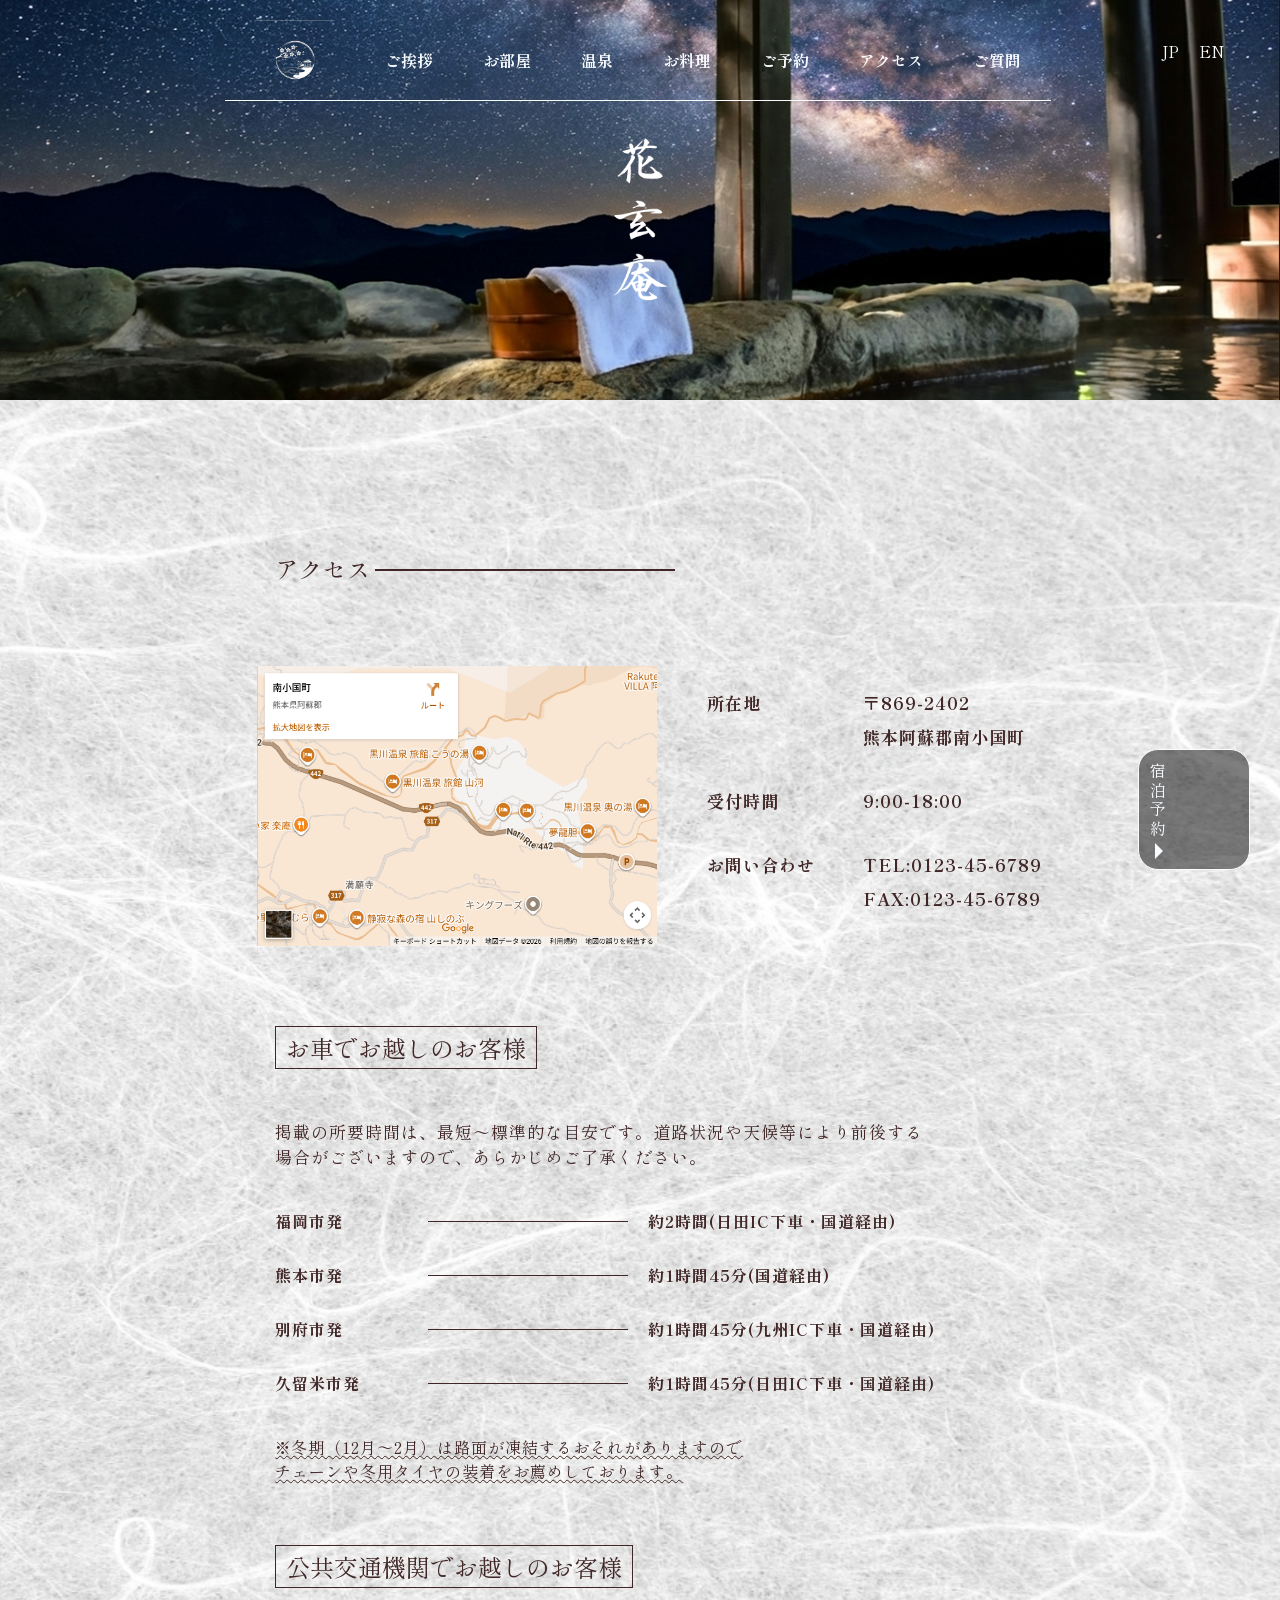
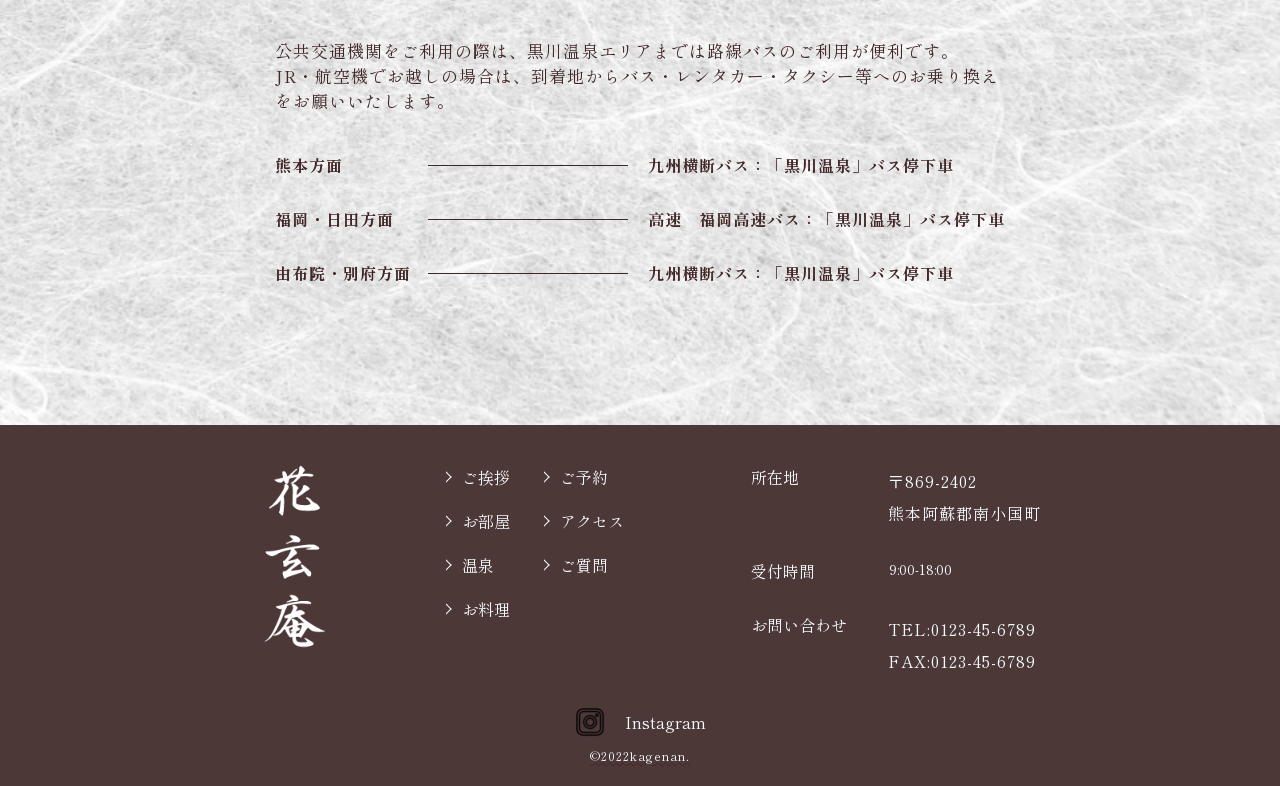
<file: docs/access.html>
<!DOCTYPE html>
<html lang="ja">

<head>
    <meta charset="UTF-8">
    <meta http-equiv="X-UA-Compatible" content="IE=edge">
    <meta name="description" content="花玄庵webサイト">
    <meta name="viewport" content="width=device-width, initial-scale=1.0">
    <meta name="robots" content="noindex">
    <link rel="preconnect" href="https://fonts.googleapis.com">
    <link rel="preconnect" href="https://fonts.gstatic.com" crossorigin>
    <link href="https://fonts.googleapis.com/css2?family=Shippori+Mincho&display=swap" rel="stylesheet">
    <link rel="stylesheet" href="./access.css">
    <link rel="stylesheet" href="./slick/slick.css">
    <link rel="stylesheet" href="./slick/slick-theme.css">
    <title>花玄庵webサイト</title>
</head>

<body>
    <header>
        <div class="left">
            <span></span>
            <span></span>
            <span></span>
        </div>
        <nav>
            <ul>
                <li><a href="./index.html"><img src="../img/logo-kouho.png" alt="ロゴ"></a></li>
                <li><a href="./index.html">ご挨拶</a></li>
                <li><a href="./room.html">お部屋</a></li>
                <li><a href="">温泉</a></li>
                <li><a href="./cook.html">お料理</a></li>
                <li><a href="./reservation.html">ご予約</a></li>
                <li><a href="./access.html">アクセス</a></li>
                <li><a href="./question.html">ご質問</a></li>
            </ul>
        </nav>
        <div class="language">
            <ul>
                <li>JP</li>
                <li>EN</li>
            </ul>
        </div>
    </header>
    <div class="topimg"></div>
    <div class="content">
        <div class="reservation">
            <a href="">宿泊予約</a>
        </div>
        <div class="inner">
            <h1>アクセス</h1>
            <div class="maparea">
                <img src="../img/map.png" alt="">
                <div class="adress">
                    <dl>
                        <dt>所在地</dt>
                        <dd>
                            <p>〒869-2402</p>
                            <p>熊本阿蘇郡南小国町</p>
                        </dd>
                    </dl>
                    <dl>
                        <dt>受付時間</dt>
                        <dd>9:00-18:00</dd>
                    </dl>
                    <dl>
                        <dt>お問い合わせ</dt>
                        <dd>
                            <p>TEL:0123-45-6789</p>
                            <p>FAX:0123-45-6789</p>
                        </dd>
                    </dl>
                </div>
            </div>
            <div class="cararea">
                <h2>お車でお越しのお客様</h2>
                <p class="intro">掲載の所要時間は、最短〜標準的な目安です。道路状況や天候等により前後する<br>場合がございますので、あらかじめご了承ください。</p>
                <ul class="car">
                    <li>
                        <dl>
                            <dt>福岡市発</dt>
                            <dd>約2時間(日田IC下車・国道経由)
                            </dd>
                        </dl>
                    </li>
                    <li>
                        <dl>
                            <dt>熊本市発</dt>
                            <dd>約1時間45分(国道経由)
                            </dd>
                        </dl>
                    </li>
                    <li>
                        <dl>
                            <dt>別府市発</dt>
                            <dd>約1時間45分(九州IC下車・国道経由)
                            </dd>
                        </dl>
                    </li>
                    <li>
                        <dl>
                            <dt>久留米市発</dt>
                            <dd>約1時間45分(日田IC下車・国道経由)
                            </dd>
                        </dl>
                    </li>
                </ul>
                <span>
                    ※冬期（12月～2月）は路面が凍結するおそれがありますので<br>
                    チェーンや冬用タイヤの装着をお薦めしております。
                </span>
            </div>
            <div class="communarea">
                <h2>公共交通機関でお越しのお客様</h2>
                <p class="intro">公共交通機関をご利用の際は、黒川温泉エリアまでは路線バスのご利用が便利です。<br>
                    JR・航空機でお越しの場合は、到着地からバス・レンタカー・タクシー等へのお乗り換え<br>をお願いいたします。</p>
                <ul class="car">
                    <li>
                        <dl>
                            <dt>熊本方面</dt>
                            <dd>九州横断バス：「黒川温泉」バス停下車
                            </dd>
                        </dl>
                    </li>
                    <li>
                        <dl>
                            <dt>福岡・日田方面</dt>
                            <dd>高速　福岡高速バス：「黒川温泉」バス停下車
                            </dd>
                        </dl>
                    </li>
                    <li>
                        <dl>
                            <dt>由布院・別府方面</dt>
                            <dd>九州横断バス：「黒川温泉」バス停下車
                            </dd>
                        </dl>
                    </li>
                </ul>
            </div>
        </div>
    </div>
    <footer>
        <div class="footerinner">
            <div class="logo">
                <img src="../img/kagenan.png" alt="ロゴ">
            </div>
            <div class="center">
                <div class="pagecontent">
                    <ul class="page">
                        <li><a href="./index.html">ご挨拶</a></li>
                        <li><a href="./room.html">お部屋</a></li>
                        <li><a href="">温泉</a></li>
                        <li><a href="./cook.html">お料理</a></li>
                    </ul>
                    <ul class="page">
                        <li><a href="./reservation.html">ご予約</a></li>
                        <li><a href="./access.html">アクセス</a></li>
                        <li><a href="./question.html">ご質問</a></li>
                    </ul>
                </div>
            </div>
            <div class="adress">
                <dl>
                    <dt>所在地</dt>
                    <dd>
                        <p>〒869-2402</p>
                        <p>熊本阿蘇郡南小国町</p>
                    </dd>
                </dl>
                <dl>
                    <dt>受付時間</dt>
                    <dd>9:00-18:00</dd>
                </dl>
                <dl>
                    <dt>お問い合わせ</dt>
                    <dd>
                        <p>TEL:0123-45-6789</p>
                        <p>FAX:0123-45-6789</p>
                    </dd>
                </dl>
            </div>
        </div>
        <div class="insta">
            <img src="../img/instagram.png" alt="インスタグラム">
            <p>Instagram</p>
        </div>
        <div class="footerspan">
            <span>&copy;2022kagenan.</span>
        </div>
    </footer>
    <script src="https://code.jquery.com/jquery-3.7.1.min.js"
        integrity="sha256-/JqT3SQfawRcv/BIHPThkBvs0OEvtFFmqPF/lYI/Cxo=" crossorigin="anonymous"></script>
    <script src="./slick/slick.min.js"></script>
    <script src="./script.js"></script>

</body>

</html>
</file>
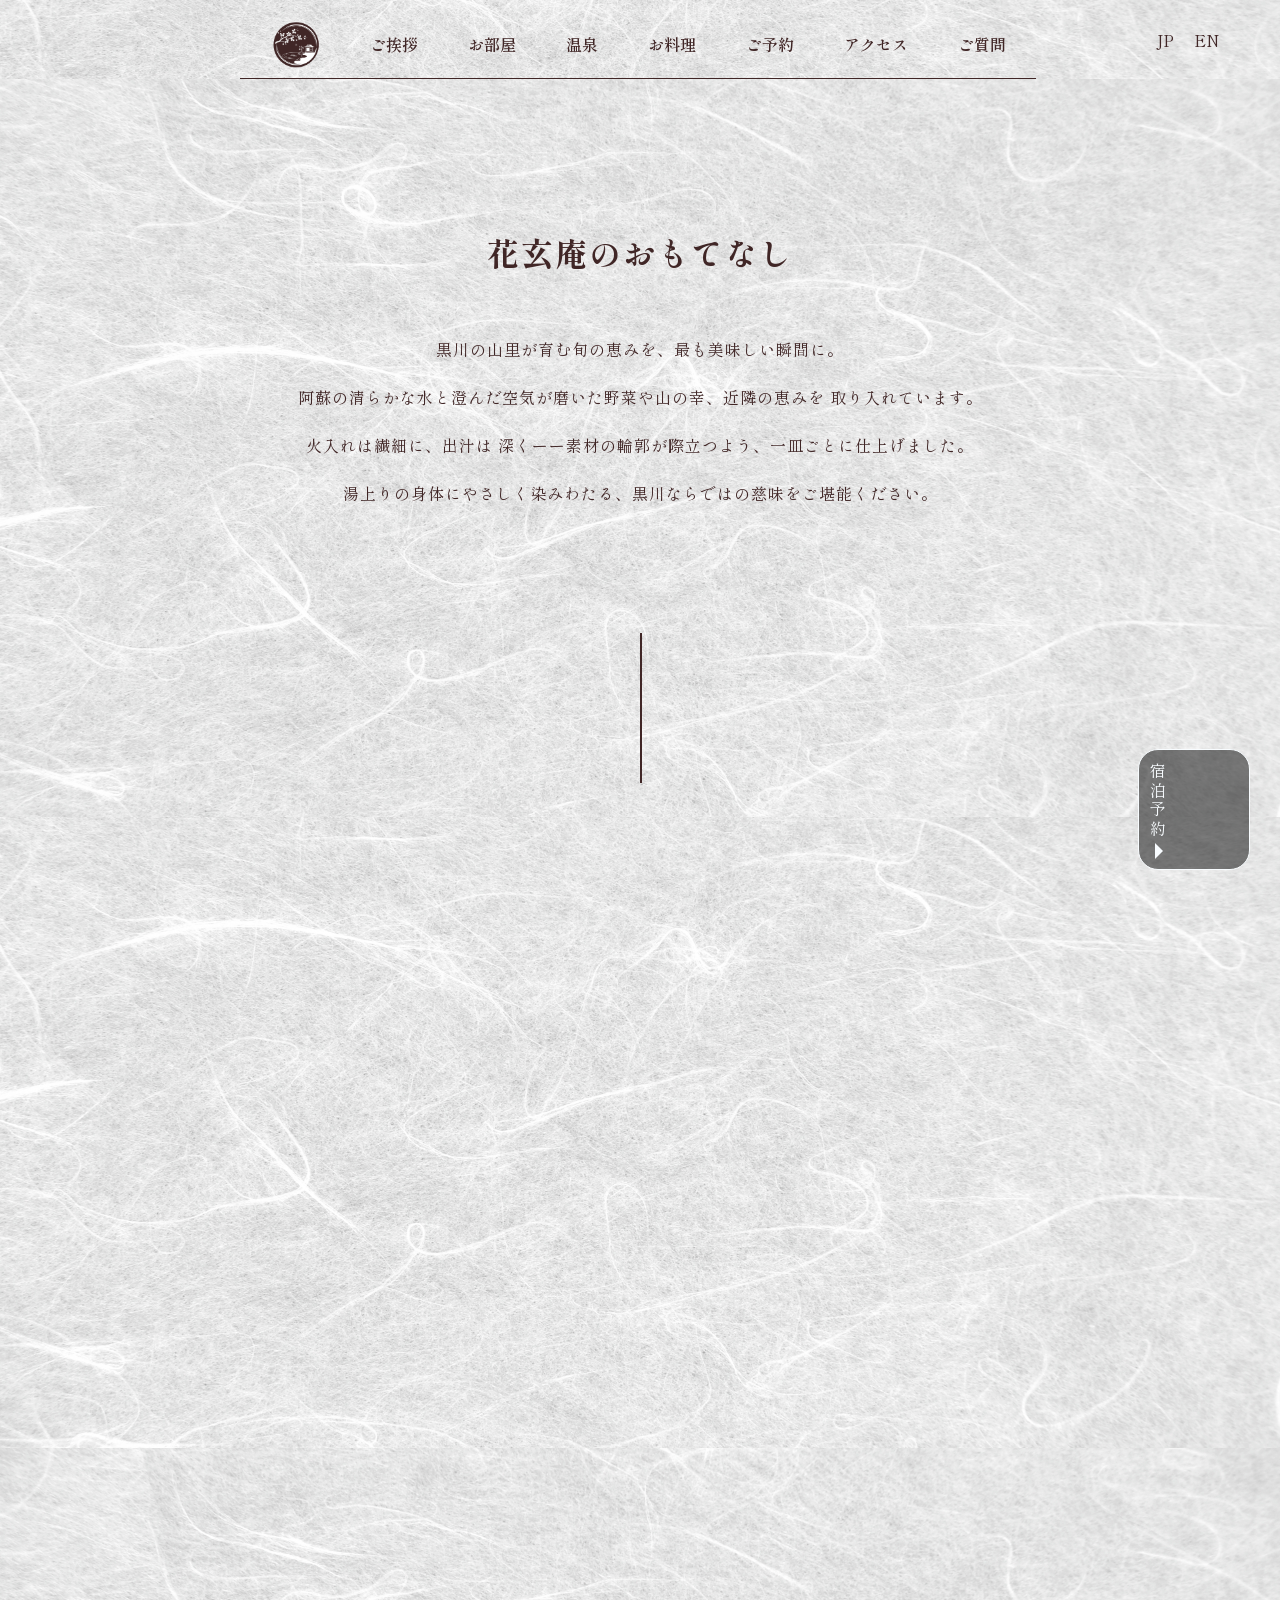
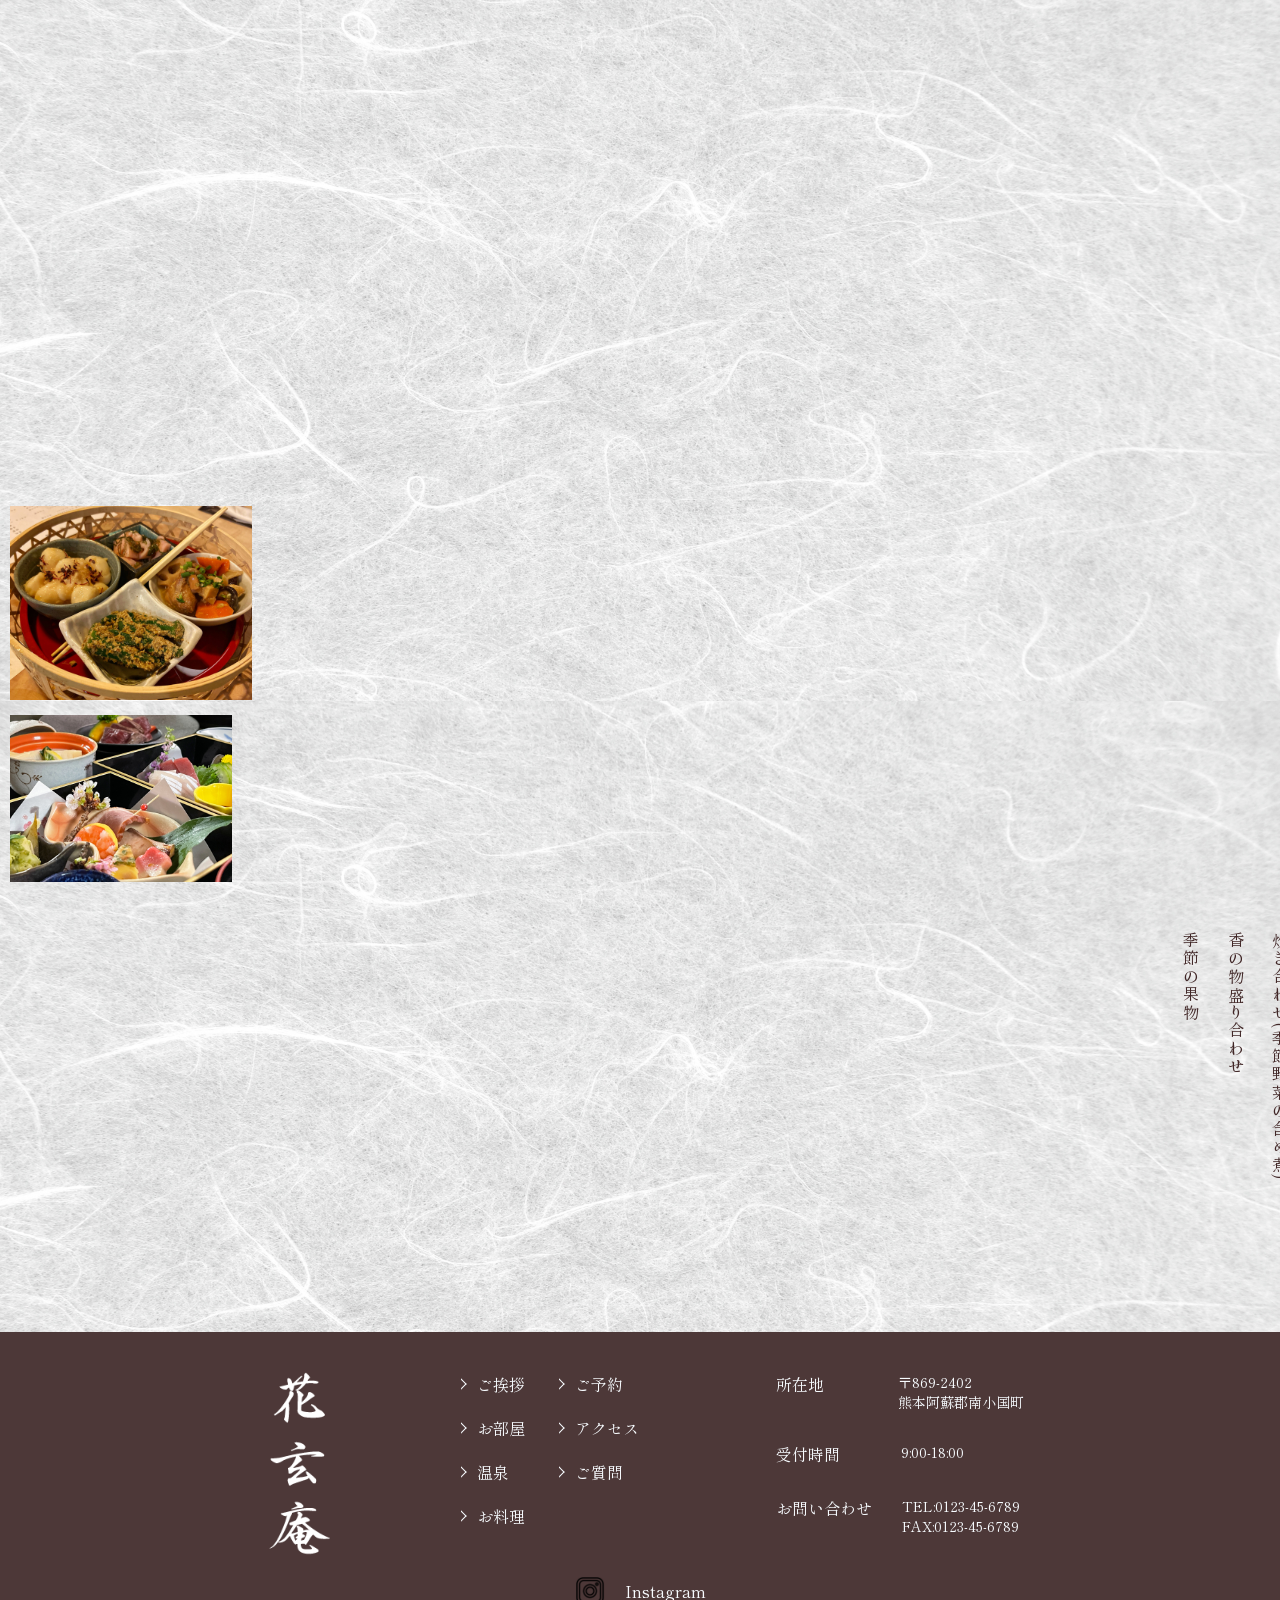
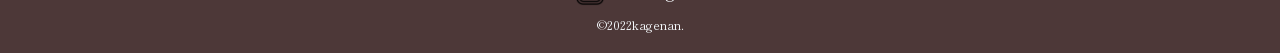
<file: docs/cook.html>
<!DOCTYPE html>
<html lang="ja">

<head>
    <meta charset="UTF-8">
    <meta http-equiv="X-UA-Compatible" content="IE=edge">
    <meta name="description" content="花玄庵webサイト">
    <meta name="viewport" content="width=device-width, initial-scale=1.0">
    <meta name="robots" content="noindex">
    <link rel="preconnect" href="https://fonts.googleapis.com">
    <link rel="preconnect" href="https://fonts.gstatic.com" crossorigin>
    <link href="https://fonts.googleapis.com/css2?family=Shippori+Mincho&display=swap" rel="stylesheet">
    <link rel="stylesheet" href="./cook.css">
    <link rel="stylesheet" href="./slick/slick.css">
    <link rel="stylesheet" href="./slick/slick-theme.css">
    <title>花玄庵webサイト</title>
</head>

<body>
    <header class="huwa">
        <div class="left">
            <span></span>
            <span></span>
            <span></span>
        </div>
        <nav>
            <ul>
                <li><a href="./index.html"><img src="../img/icon.png" alt="ロゴ"></a></li>
                <li><a href="./index.html">ご挨拶</a></li>
                <li><a href="./room.html">お部屋</a></li>
                <li><a href="">温泉</a></li>
                <li><a href="./cook.html">お料理</a></li>
                <li><a href="./reservation.html">ご予約</a></li>
                <li><a href="./access.html">アクセス</a></li>
                <li><a href="./question.html">ご質問</a></li>
            </ul>
        </nav>
        <div class="language">
            <ul>
                <li>JP</li>
                <li>EN</li>
            </ul>
        </div>
    </header>
    <div class="introduction huwa">
        <h1>花玄庵のおもてなし</h1>
        <p>黒川の山里が育む旬の恵みを、最も美味しい瞬間に。<br>
            阿蘇の清らかな水と澄んだ空気が磨いた野菜や山の幸、近隣の恵みを 取り入れています。<br>
            火入れは繊細に、出汁は 深くーー素材の輪郭が際立つよう、一皿ごとに仕上げました。<br>
            湯上りの身体にやさしく染みわたる、黒川ならではの慈味をご堪能ください。</p>
    </div>
    <div class="reservation huwa">
        <a href="">宿泊予約</a>
    </div>

    <div class="menu">
        <div class="dinner huwa">
            <h2>献立</h2>
            <div class="dinnercontent">
                <h3>夕食</h3>
                <ul class="dinnercook">
                    <div class="top">
                        <li><img src="../img/eat01.jpg" alt=""></li>
                        <li><img src="../img/cook5.jpg" alt=""></li>
                    </div>
                    <div class="bottom">
                        <li><img src="../img/cook6.jpg" alt=""></li>
                        <li><img src="../img/cook3.jpg" alt=""></li>
                    </div>
                </ul>
                <div class="osinagaki huwa">
                    <h4>おしながき<span>一例</span></h4>
                    <ul class="list">
                        <li>一、食前酒<span>梅酒</span></li>
                        <li>一、先付<span>山うどと湯葉の酢味噌掛け</span></li>
                        <li>一、前菜<span>阿蘇高菜とちりめんの和え物</span></li>
                        <li>一、茶碗<span>清まし仕立て</span></li>
                        <li>一、凌ぎ<span>季節の握り寿司</span></li>
                        <li>一、焼物<span>山女魚の塩焼き</span></li>
                        <li>一、温物<span>地野菜の含め煮</span></li>
                        <li>一、揚物<span>季節の天ぷら(山菜・地野菜)</span></li>
                        <li>一、酢の物<span>彩り野菜</span></li>
                        <li>一、御飯<span>南小国米土の土鍋炊き</span></li>
                        <li>一、止椀<span>赤出汁</span></li>
                        <li>一、甘味<span>抹茶わらび餅</span></li>
                    </ul>
                </div>
            </div>
        </div>
        <div class="morning huwa">
            <h2>献立</h2>
            <div class="dinnercontent">
                <h3>朝食</h3>
                <ul class="dinnercook">
                    <div class="top">
                        <li><img src="../img/asamesi.jpg" alt=""></li>
                        <li><img src="../img/34000104_s.jpg" alt=""></li>
                    </div>
                    <div class="bottom">
                        <li><img src="../img/33908802_s.jpg" alt=""></li>
                        <li><img src="../img/cook1.jpg" alt=""></li>
                    </div>
                </ul>
                <div class="osinagaki huwa">
                    <h4>おしながき<span>一例</span></h4>
                    <ul class="list">
                        <li>土鍋焼き<span>南小国米</span></li>
                        <li>味噌汁(自家味噌)</li>
                        <li>焼き魚(鱈・鮭・山女魚など)</li>
                        <li>だし巻き卵</li>
                        <li>小鉢三種</li>
                        <li>温泉玉子</li>
                        <li>地野菜のサラダ</li>
                        <li>炊き合わせ(季節野菜の含め煮)</li>
                        <li>香の物<span>盛り合わせ</span></li>
                        <li>季節の果物</li>
                    </ul>
                </div>
            </div>
        </div>
    </div>
    <footer>
        <div class="footerinner">
            <div class="logo">
                <img src="../img/kagenan.png" alt="ロゴ">
            </div>
            <div class="center">
                <div class="pagecontent">
                    <ul class="page">
                        <li><a href="./index.html">ご挨拶</a></li>
                        <li><a href="./room.html">お部屋</a></li>
                        <li><a href="">温泉</a></li>
                        <li><a href="./cook.html">お料理</a></li>
                    </ul>
                    <ul class="page">
                        <li><a href="./reservation.html">ご予約</a></li>
                        <li><a href="./access.html">アクセス</a></li>
                        <li><a href="./question.html">ご質問</a></li>
                    </ul>
                </div>
            </div>
            <div class="adress">
                <dl>
                    <dt>所在地</dt>
                    <dd>
                        <p>〒869-2402</p>
                        <p>熊本阿蘇郡南小国町</p>
                    </dd>
                </dl>
                <dl>
                    <dt>受付時間</dt>
                    <dd>9:00-18:00</dd>
                </dl>
                <dl>
                    <dt>お問い合わせ</dt>
                    <dd>
                        <p>TEL:0123-45-6789</p>
                        <p>FAX:0123-45-6789</p>
                    </dd>
                </dl>
            </div>
        </div>
        <div class="insta">
            <img src="../img/instagram.png" alt="インスタグラム">
            <p>Instagram</p>
        </div>

        <div class="footerspan">
            <span>&copy;2022kagenan.</span>
        </div>
    </footer>
    <script src="https://code.jquery.com/jquery-3.7.1.min.js"
        integrity="sha256-/JqT3SQfawRcv/BIHPThkBvs0OEvtFFmqPF/lYI/Cxo=" crossorigin="anonymous"></script>
    <script src="./slick/slick.min.js"></script>
    <script src="./script.js"></script>

</body>
</html>
</file>
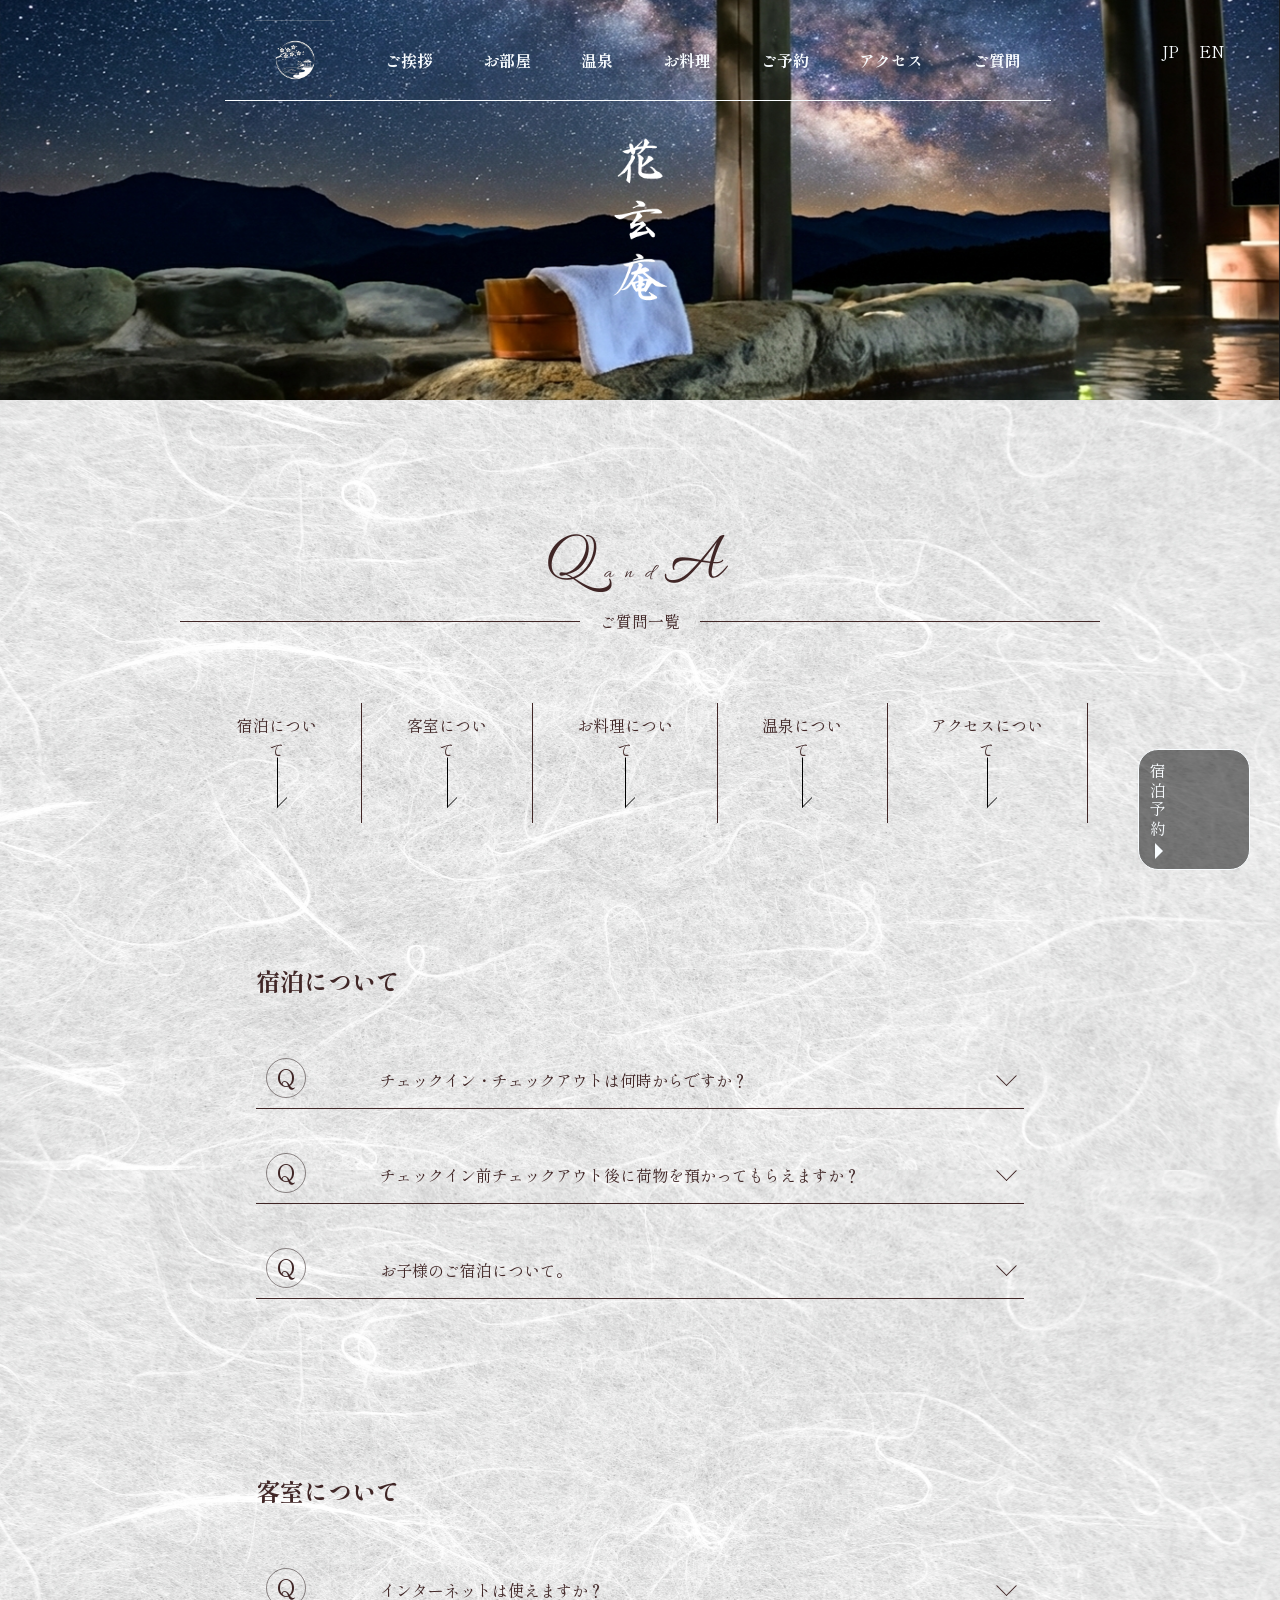
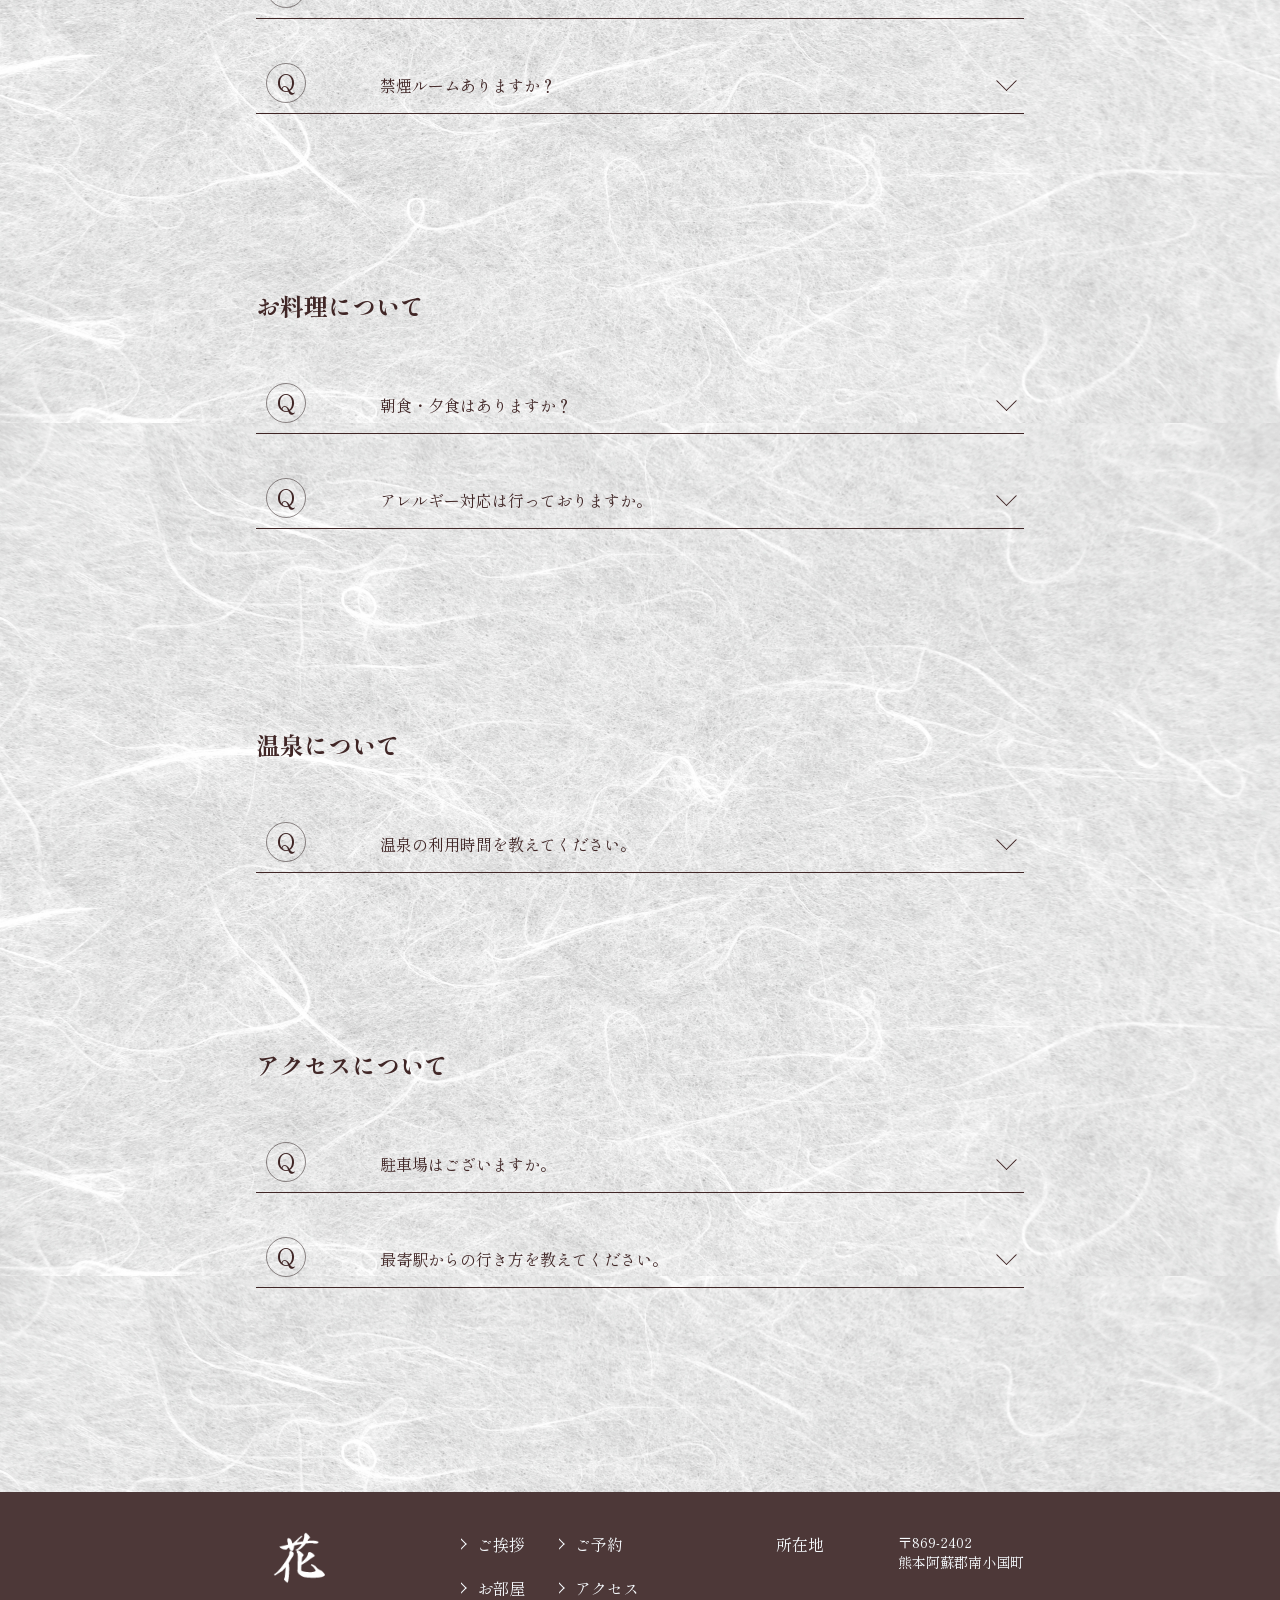
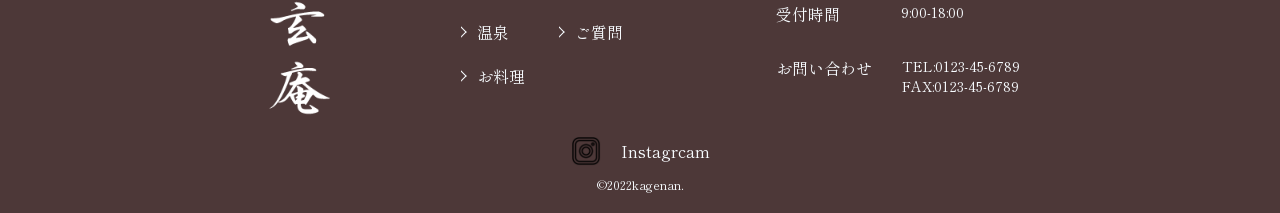
<file: docs/question.html>
<!DOCTYPE html>
<html lang="ja">

<head>
    <meta charset="UTF-8">
    <meta http-equiv="X-UA-Compatible" content="IE=edge">
    <meta name="description" content="花玄庵webサイト">
    <meta name="viewport" content="width=device-width, initial-scale=1.0">
    <meta name="robots" content="noindex">
    <link rel="preconnect" href="https://fonts.googleapis.com">
    <link rel="preconnect" href="https://fonts.gstatic.com" crossorigin>
    <link href="https://fonts.googleapis.com/css2?family=Shippori+Mincho&display=swap" rel="stylesheet">
    <link rel="preconnect" href="https://fonts.googleapis.com">
    <link rel="preconnect" href="https://fonts.gstatic.com" crossorigin>
    <link href="https://fonts.googleapis.com/css2?family=Allura&family=Satisfy&display=swap" rel="stylesheet">
    <link rel="stylesheet" href="./question.css">
    <link rel="stylesheet" href="./slick/slick.css">
    <link rel="stylesheet" href="./slick/slick-theme.css">
    <title>花玄庵webサイト</title>
</head>

<body>
    <header>
        <div class="left">
            <span></span>
            <span></span>
            <span></span>
        </div>
        <nav>
            <ul>
                <li><a href="./index.html"><img src="../img/logo-kouho.png" alt="ロゴ"></a></li>
                <li><a href="./index.html">ご挨拶</a></li>
                <li><a href="./room.html">お部屋</a></li>
                <li><a href="">温泉</a></li>
                <li><a href="./cook.html">お料理</a></li>
                <li><a href="./reservation.html">ご予約</a></li>
                <li><a href="">アクセス</a></li>
                <li><a href="./question.html">ご質問</a></li>
            </ul>
        </nav>
        <div class="language">
            <ul>
                <li>JP</li>
                <li>EN</li>
            </ul>
        </div>
    </header>
    <div class="topimg"></div>
    <div class="content">
        <div class="contentinner">
            <h1>Q<span>and</span>A</h1>
            <span class="itiran">ご質問一覧</span>
            <ul>
                <li><a href="#stay">宿泊について</a></li>
                <li><a href="#guestroom">客室について</a></li>
                <li><a href="#cooking">お料理について</a></li>
                <li><a href="#hotspring">温泉について</a></li>
                <li><a href="#access">アクセスについて</a></li>
            </ul>
        </div>
        <div class="reservation">
            <a href="">宿泊予約</a>
        </div>    
        <section id="stay" class="padding">
            <h2>宿泊について</h2>
            <input type="checkbox" id="check1" class="stay">
            <label for="check1" class="staylabel">
                <span>Q</span>
                チェックイン・チェックアウトは何時からですか？
            </label>
            <div class="sita">
                チェックイン：15:00<span></span>チェックアウト:11:00
            </div>
            <input type="checkbox" id="check2" class="stay">
            <label for="check2" class="staylabel">
                <span>Q</span>
                チェックイン前チェックアウト後に荷物を預かってもらえますか？
            </label>
            <div class="sita">
                それぞれ前後５時間以内でしたら受付可能でございます。
            </div>
            <input type="checkbox" id="check3" class="stay">
            <label for="check3" class="staylabel">
                <span>Q</span>
                お子様のご宿泊について。
            </label>
            <div class="sita">
                当館では４人までのお子様の受け入れを対応可としています。
            </div>
        </section>
        <section id="guestroom" class="padding">
            <h2>客室について</h2>
            <input type="checkbox" id="check4" class="stay">
            <label for="check4" class="staylabel">
                <span>Q</span>
                インターネットは使えますか？
            </label>
            <div class="sita">
                ご使用できます。当館の無料Wi-Fiをお貸しいたしますので、ご利用ください。
            </div>
            <input type="checkbox" id="check5" class="stay">
            <label for="check5" class="staylabel">
                <span>Q</span>
                禁煙ルームありますか？
            </label>
            <div class="sita">
                ございます。当館の専用禁煙ルームをご利用ください。
            </div>
        </section>
        <section id="cooking" class="padding">
            <h2>お料理について</h2>
            <input type="checkbox" id="check9" class="stay">
            <label for="check9" class="staylabel">
                <span>Q</span>
                朝食・夕食はありますか？
            </label>
            <div class="sita">
                ございます。朝食・夕食それぞれありなしを選択できますのでお好みでご選択ください。
            </div>
            <input type="checkbox" id="check7" class="stay">
            <label for="check10" class="staylabel">
                <span>Q</span>
                アレルギー対応は行っておりますか。
            </label>
            <div class="sita">
                行っております。もし食べられないものがございましたら
                可能な限り対応いたしますので、お気軽にご相談下さい。
            </div>
        </section>
        <section id="hotspring" class="padding">
            <h2>温泉について</h2>
            <input type="checkbox" id="check8" class="stay">
            <label for="check8" class="staylabel">
                <span>Q</span>
                温泉の利用時間を教えてください。
            </label>
            <div class="sita">
                8：00-10：00<span></span>15：00-20：00
            </div>
        </section>
        <section id="access" class="padding">
            <h2>アクセスについて</h2>
            <input type="checkbox" id="check6" class="stay">
            <label for="check6" class="staylabel">
                <span>Q</span>
                駐車場はございますか。
            </label>
            <div class="sita">
                ございます。旅館より徒歩5分の場所にございます。詳しくはアクセスページをご覧ください。
            </div>
            <input type="checkbox" id="check10" class="stay">
            <label for="check10" class="staylabel">
                <span>Q</span>
                最寄駅からの行き方を教えてください。
            </label>
            <div class="sita">
                アクセスページをご覧ください。
            </div>
        </section>
    </div>
    <footer>
        <div class="footerinner">
            <div class="logo">
                <img src="../img/kagenan.png" alt="ロゴ">
            </div>
            <div class="center">
                <div class="pagecontent">
                    <ul class="page">
                        <li><a href="./index.html">ご挨拶</a></li>
                        <li><a href="./room.html">お部屋</a></li>
                        <li><a href="">温泉</a></li>
                        <li><a href="./cook.html">お料理</a></li>
                    </ul>
                    <ul class="page">
                        <li><a href="./reservation.html">ご予約</a></li>
                        <li><a href="./access.html">アクセス</a></li>
                        <li><a href="./question.html">ご質問</a></li>
                    </ul>
                </div>
            </div>
            <div class="adress">
                <dl>
                    <dt>所在地</dt>
                    <dd>
                        <p>〒869-2402</p>
                        <p>熊本阿蘇郡南小国町</p>
                    </dd>
                </dl>
                <dl>
                    <dt>受付時間</dt>
                    <dd>9:00-18:00</dd>
                </dl>
                <dl>
                    <dt>お問い合わせ</dt>
                    <dd>
                        <p>TEL:0123-45-6789</p>
                        <p>FAX:0123-45-6789</p>
                    </dd>
                </dl>
            </div>
        </div>
        <div class="insta">
            <img src="../img/instagram.png" alt="インスタグラム">
            <p>Instagrcam</p>
        </div>
        <div class="footerspan">
            <span>&copy;2022kagenan.</span>
        </div>
    </footer>

</body>

</html>
</file>
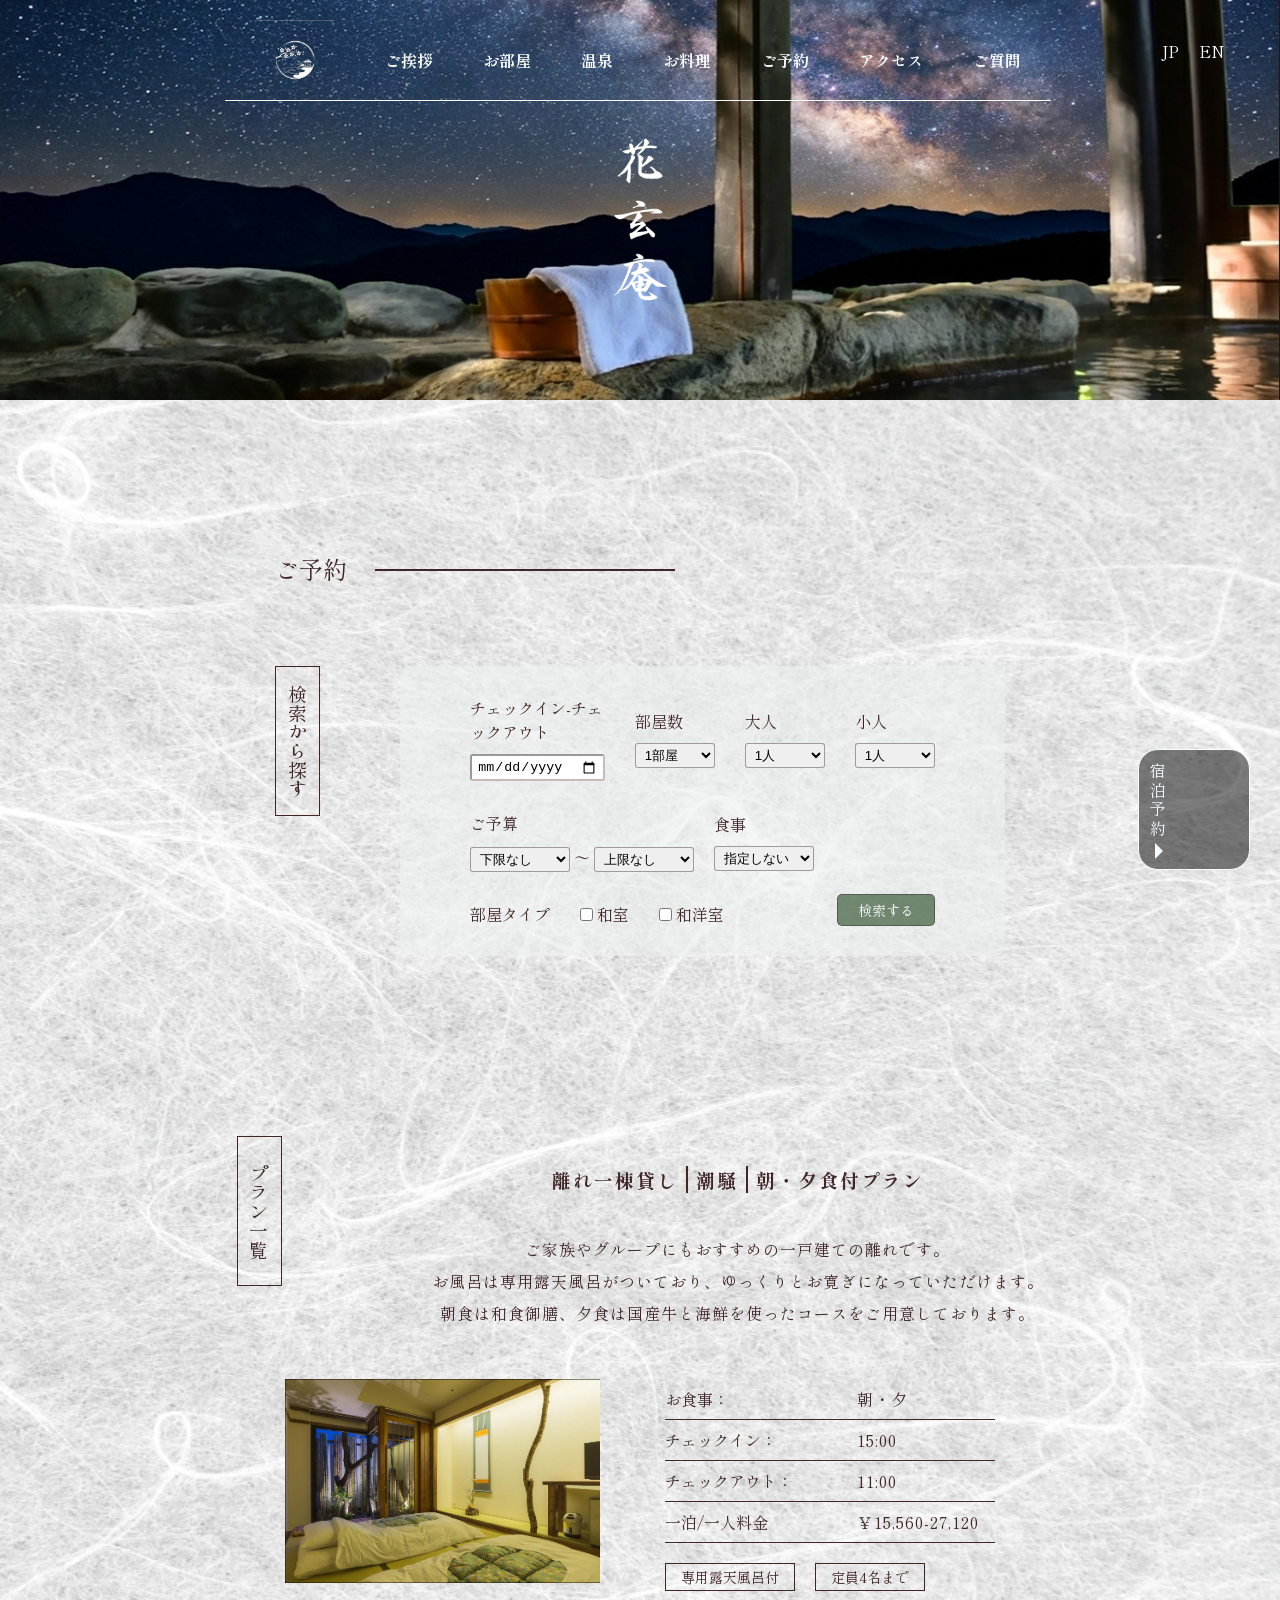
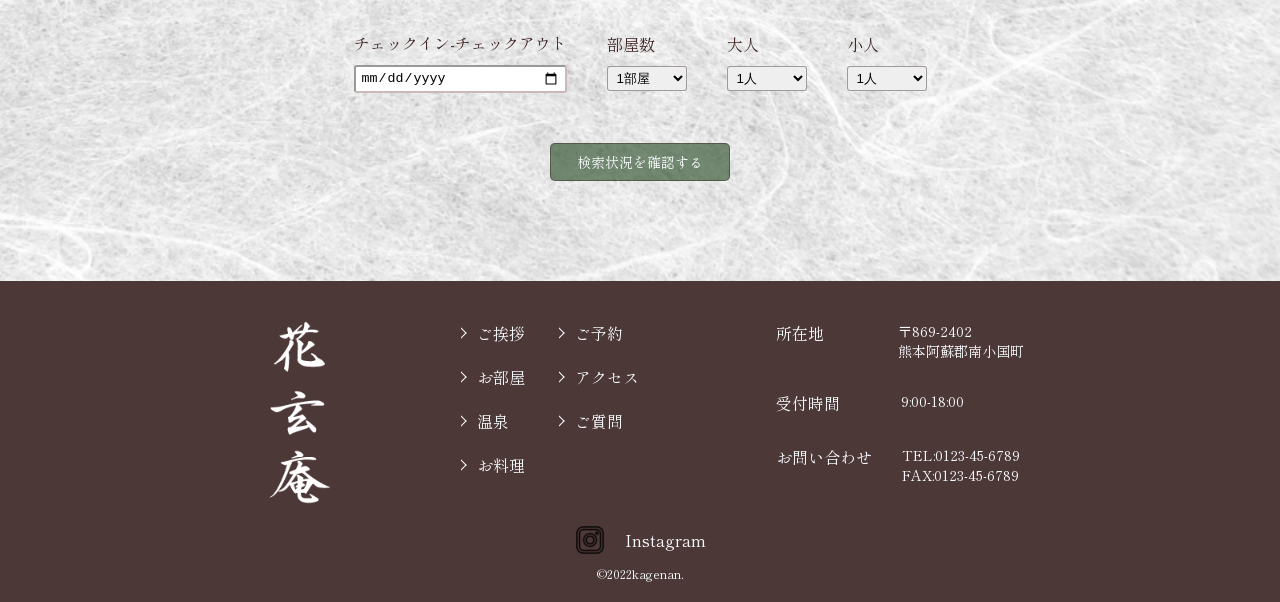
<file: docs/reservation.html>
<!DOCTYPE html>
<html lang="ja">

<head>
    <meta charset="UTF-8">
    <meta http-equiv="X-UA-Compatible" content="IE=edge">
    <meta name="description" content="花玄庵webサイト">
    <meta name="viewport" content="width=device-width, initial-scale=1.0">
    <meta name="robots" content="noindex">
    <link rel="preconnect" href="https://fonts.googleapis.com">
    <link rel="preconnect" href="https://fonts.gstatic.com" crossorigin>
    <link href="https://fonts.googleapis.com/css2?family=Shippori+Mincho&display=swap" rel="stylesheet">
    <link rel="stylesheet" href="./reservation.css">
    <link rel="stylesheet" href="./slick/slick.css">
    <link rel="stylesheet" href="./slick/slick-theme.css">
    <title>花玄庵webサイト</title>
</head>

<body>
    <header>
        <div class="left">
            <span></span>
            <span></span>
            <span></span>
        </div>
        <nav>
            <ul>
                <li><a href="./index.html"><img src="../img/logo-kouho.png" alt="ロゴ"></a></li>
                <li><a href="./index.html">ご挨拶</a></li>
                <li><a href="./room.html">お部屋</a></li>
                <li><a href="">温泉</a></li>
                <li><a href="./cook.html">お料理</a></li>
                <li><a href="./reservation.html">ご予約</a></li>
                <li><a href="./access.html">アクセス</a></li>
                <li><a href="./question.html">ご質問</a></li>
            </ul>
        </nav>
        <div class="language">
            <ul>
                <li>JP</li>
                <li>EN</li>
            </ul>
        </div>
    </header>
    <div class="topimg"></div>
    <div class="content">
        <div class="reservation">
            <a href="">宿泊予約</a>
        </div>    
        <div class="inner">
            <h1>ご予約</h1>
            <div class="top">
                <h2>検索から探す</h2>
                <div class="flex">
                    <div class="reserchtop">
                        <div class="br">
                            <label for="check">
                                チェックイン-チェックアウト
                            </label>
                            <input type="date" id="check" name="date" placeholder="カレンダーから検索">
                        </div>
                        <div class="br">
                            <label for="room">
                                部屋数
                            </label>
                            <select name="room" id="room">
                                <option value="1r">1部屋</option>
                                <option value="2r">2部屋</option>
                                <option value="3r">3部屋</option>
                                <option value="4r">4部屋</option>
                            </select>
                        </div>
                        <div class="br">
                            <label for="adult">
                                大人
                            </label>
                            <select name="adult" id="adult">
                                <option value="1A">1人</option>
                                <option value="2A">2人</option>
                                <option value="3A">3人</option>
                                <option value="4A">4人</option>
                                <option value="5A">5人</option>
                                <option value="6A">6人</option>
                                <option value="7A">7人</option>
                                <option value="8A">8人</option>
                                <option value="9A">9人</option>
                                <option value="10A">10人</option>
                            </select>
                        </div>
                        <div class="br">
                            <label for="child">
                                小人
                            </label>
                            <select name="child" id="child">
                                <option value="1c">1人</option>
                                <option value="2c">2人</option>
                                <option value="3c">3人</option>
                                <option value="4c">4人</option>
                                <option value="5c">5人</option>
                                <option value="6c">6人</option>
                                <option value="7c">7人</option>
                            </select>
                        </div>
                    </div>
                    <div class="reserchcenter">
                        <div class="money">
                            <label for="budget">ご予算</label>
                            <div class="budgetinner">
                                <select name="budget" id="budget">
                                    <option value="上限なし">下限なし</option>
                                    <option value="15,000">15,000円</option>
                                    <option value="20,000">20,000円</option>
                                    <option value="25,000">25,000円</option>
                                    <option value="30,000">30,000円</option>
                                    <option value="35,000">35,000円</option>
                                    <option value="40,000">40,000円</option>
                                    <option value="45,000">45,000円</option>
                                    <option value="50,000">50,000円</option>
                                </select>
                                <span>～</span>
                                <select name="budget" id="budget">
                                    <option value="上限なし">上限なし</option>
                                    <option value="55,000">55,000円</option>
                                    <option value="60,000">60,000円</option>
                                    <option value="65,000">65,000円</option>
                                    <option value="70,000">70,000円</option>
                                    <option value="75,000">75,000円</option>
                                    <option value="80,000">80,000円</option>
                                    <option value="85,000">85,000円</option>
                                    <option value="90,000">90,000円</option>
                                </select>
                            </div>
                        </div>
                        <div class="meal">
                            <label for="cooking">食事</label>
                            <select name="cooking" id="cooking">
                                <option value="none">指定しない</option>
                                <option value="none">食事なし</option>
                                <option value="none">朝のみ</option>
                                <option value="none">夕のみ</option>
                                <option value="none">朝・夕</option>
                            </select>
                        </div>
                    </div>
                    <div class="reserchbottom">
                        <div class="roomdetail">
                            <p>部屋タイプ</p>
                            <div class="button">
                                <input type="checkbox" id="washitu" name="washitu">
                                <label for="washitu">和室</label>
                            </div>
                            <div class="button">
                                <input type="checkbox" id="wayoushitu" name="wayousitu">
                                <label for="wayoushitu">和洋室</label>
                            </div>
                            <p class="serch">検索する</p>
                        </div>
                    </div>
                </div>
            </div>
        </div>
        <div class="bottom">
            <div class="bottomtop">
                <h2>プラン一覧</h2>
                <div class="text">
                    <h3>離れ一棟貸し<span>潮騒</span>朝・夕食付プラン</h3>
                    <p>ご家族やグループにもおすすめの一戸建ての離れです。<br>
                        お風呂は専用露天風呂がついており、ゆっくりとお寛ぎになっていただけます。<br>
                        朝食は和食御膳、夕食は国産牛と海鮮を使ったコースをご用意しております。
                    </p>
                </div>
            </div>
            <div class="plan">
                <div class="img">
                    <img src="../img/room4.jpg" alt="">
                </div>
                <div class="detailright">
                    <dl class="detail">
                        <dt>お食事：</dt>
                        <dd>朝・夕</dd>
                        <dt>チェックイン：</dt>
                        <dd>15:00</dd>
                        <dt>チェックアウト：</dt>
                        <dd>11:00</dd>
                        <dt>一泊/一人料金</dt>
                        <dd>￥15,560-27,120</dd>
                    </dl>
                    <div class="hako">
                        <p>専用露天風呂付</p>
                        <p>定員4名まで</p>
                    </div>
                </div>
            </div>
            <div class="reserchtop">
                <div class="br">
                    <label for="check">
                        チェックイン-チェックアウト
                    </label>
                    <input type="date" id="check" name="date" placeholder="カレンダーから検索">
                </div>
                <div class="br">
                    <label for="room">
                        部屋数
                    </label>
                    <select name="room" id="room">
                        <option value="1r">1部屋</option>
                        <option value="2r">2部屋</option>
                        <option value="3r">3部屋</option>
                        <option value="4r">4部屋</option>
                    </select>
                </div>
                <div class="br">
                    <label for="adult">
                        大人
                    </label>
                    <select name="adult" id="adult">
                        <option value="1A">1人</option>
                        <option value="2A">2人</option>
                        <option value="3A">3人</option>
                        <option value="4A">4人</option>
                        <option value="5A">5人</option>
                        <option value="6A">6人</option>
                        <option value="7A">7人</option>
                        <option value="8A">8人</option>
                        <option value="9A">9人</option>
                        <option value="10A">10人</option>
                    </select>
                </div>
                <div class="br">
                    <label for="child">
                        小人
                    </label>
                    <select name="child" id="child">
                        <option value="1c">1人</option>
                        <option value="2c">2人</option>
                        <option value="3c">3人</option>
                        <option value="4c">4人</option>
                    </select>
                </div>
            </div>
            <p class="serchkakunin">検索状況を確認する</p>
        </div>
    </div>
    <footer>
        <div class="footerinner">
            <div class="logo">
                <img src="../img/kagenan.png" alt="ロゴ">
            </div>
            <div class="center">
                <div class="pagecontent">
                    <ul class="page">
                        <li><a href="./index.html">ご挨拶</a></li>
                        <li><a href="./room.html">お部屋</a></li>
                        <li><a href="">温泉</a></li>
                        <li><a href="./cook.html">お料理</a></li>
                    </ul>
                    <ul class="page">
                        <li><a href="./reservation.html">ご予約</a></li>
                        <li><a href="./access.html">アクセス</a></li>
                        <li><a href="./question.html">ご質問</a></li>
                    </ul>
                </div>
            </div>
            <div class="adress">
                <dl>
                    <dt>所在地</dt>
                    <dd>
                        <p>〒869-2402</p>
                        <p>熊本阿蘇郡南小国町</p>
                    </dd>
                </dl>
                <dl>
                    <dt>受付時間</dt>
                    <dd>9:00-18:00</dd>
                </dl>
                <dl>
                    <dt>お問い合わせ</dt>
                    <dd>
                        <p>TEL:0123-45-6789</p>
                        <p>FAX:0123-45-6789</p>
                    </dd>
                </dl>
            </div>
        </div>
        <div class="insta">
            <img src="../img/instagram.png" alt="インスタグラム">
            <p>Instagram</p>
        </div>

        <div class="footerspan">
            <span>&copy;2022kagenan.</span>
        </div>
    </footer>

</body>

</html>
</file>
<file: docs/access.css>
@charset "UTF-8";

*,
::before,
::after {
    padding: 0;
    margin: 0;
    box-sizing: border-box;
    scroll-behavior: smooth;
}

a {
    color: var(--text-color);
    text-decoration: none;
    display: block;

}

li {
    list-style: none;
}

img {
    vertical-align: bottom;
    width: 100%;
}

p {
    font-family: var(--font-fontFamily);
    color: var(--text-color);
}

:root {
    --text-color: rgb(248, 252, 255);
    --font-fontFamily: "Shippori Mincho", serif;
    --text2-color: #402626;
    --maxWidth-max-width: 1600px;

}

header {
    display: flex;
    justify-content: space-around;
    align-items: center;
    width: 100%;
    max-width: var(--maxWidth-max-width);
    position: relative;
    z-index: 100;

}

.left {
    width: 60px;
    opacity: 0;
}

header li:first-of-type img {
    width: 80px;
    height: fit-content;
}

header nav {
    border-bottom: 1px solid rgb(248, 252, 255);
    padding: 20px 30px 0;

}

header nav ul {
    display: flex;
    align-items: center;
    width: 100%;
    gap: 50px;
    max-width: 1200px;

}

header ul li a {
    font-family: var(--font-fontFamily);
    color: var(--text-color);
    font-weight: bold;
}

header ul li:hover a,
.language ul li:hover {
    transition: all 0.3s;
    scale: 1.03;
}

.language ul {
    display: flex;
    gap: 20px;
    color: var(--text-color);
    font-family: var(--font-fontFamily);
    cursor: pointer;

}

.reservation {
    position: fixed;
    bottom: 30px;
    right: 30px;
    z-index: 200;
    border: 1px solid rgb(248, 252, 255);
    border-radius: 20px;
    padding: 13px 7px 30px;
    background-color: rgba(0, 0, 0, 0.5);
    transition: all 0.2s;
}

.reservation::after {
    content: "";
    display: block;
    width: 0;
    height: 0;
    border-color: transparent transparent transparent rgb(248, 252, 255);
    border-style: solid;
    border-width: 8px;
    position: absolute;
    bottom: 10px;
    left: 16px;
}

.reservation a {
    writing-mode: vertical-rl;
    letter-spacing: 3px;
    font-family: var(--font-fontFamily);
    transition: all 0.2s;
}

.reservation:hover {
    background-color: rgba(248, 252, 255, 0.5);

}

.reservation:hover a {
    color: rgb(0, 0, 0);
}

.topimg {
    background: url(../img/reservetop.png) center/cover no-repeat;
    height: 400px;
    position: absolute;
    z-index: 1;
    top: 0;
    left: 0;
    right: 0;
}

.topimg::after {
    content: "";
    background: url(../img/kagenan.png) center/contain no-repeat;
    width: 100px;
    height: 200px;
    display: block;
    position: absolute;
    top: 30%;
    left: 50%;
    transform: translateX(-50%);
    z-index: 500;
}

.content {
    background: url(../img/whitewashi.jpg) center/cover repeat-y;
    padding: 450px 0 100px;
}

.inner {
    width: 57%;
    margin: 0 auto;
}

h1 {
    color: var(--text2-color);
    font-family: var(--font-fontFamily);
    font-size: 24px;
    font-weight: normal;
    position: relative;
    margin-bottom: 80px;
}

h1::after {
    content: "";
    display: block;
    width: 300px;
    height: 0.5px;
    border: 0.25px solid #402626;
    position: absolute;
    top: 50%;
    left: 100px;
}

.maparea {
    display: flex;
    gap: 50px;
    justify-content: center;
    margin-bottom: 80px;
}

.maparea img {
    width: 400px;
}

.maparea .adress dt,
.maparea .adress dd,
.adress p {
    color: var(--text2-color);
    line-height: 2;
    font-weight: bold;
    font-size: 17px;
    letter-spacing: 1px;

}

.cararea,
.communarea {
    color: var(--text2-color);
    font-family: var(--font-fontFamily);
    width: 745px;
    margin: 0 auto;
}

.cararea {
    margin-bottom: 60px;
}

h2 {
    display: inline-block;
    margin-bottom: 50px;
    position: relative;
    padding: 3px 10px;
    border: 1px solid #402626;
    font-weight: normal;
}

/* h2::after{
    content: "";
    display: block;
    width: 260px;
    height: 1px;
    background-color: var(--text2-color);
    position: absolute;
    bottom: -3px;
    left: -10px;
} */
.communarea h2::after {
    width: 356px;
}

.intro {
    color: var(--text2-color);
    letter-spacing: 1px;
    padding-bottom: 40px;
    font-size: 17px;
}

.car {
    display: flex;
    flex-direction: column;
    gap: 30px;
    margin-bottom: 40px;
}

span {
    display: inline-block;
    padding-bottom: 2px;
    letter-spacing: 1px;
    text-decoration: underline wavy #402626;
    text-decoration-thickness: 1px;
}

.car dl {
    display: flex;
    flex-wrap: wrap;
    font-weight: bold;
    letter-spacing: 1px;
}

.car dl dt,
.car dl dd {
    width: 50%;
    position: relative;
}

.car dl dd::after {
    content: "";
    display: block;
    width: 200px;
    height: 0.5px;
    background-color: var(--text2-color);
    position: absolute;
    top: 50%;
    left: -220px;
}

footer {
    width: 100%;
    padding: 20px 0 20px;
    max-width: var(--maxWidth-max-width);
    background-color: #4d3838;
}

.footerinner {
    display: flex;
    width: 70%;
    justify-content: space-around;
    margin: 0 auto;
}

.logo img {
    width: 80px;
}

.insta {
    display: flex;
    gap: 20px;
    align-items: center;
    justify-content: center;
    padding-bottom: 10px;
}

.insta img {
    width: 30px;
}

.pagecontent {
    display: flex;
    gap: 50px;
    padding: 20px 0;
}

.page li {
    padding-bottom: 20px;
}

.page li a {
    font-family: var(--font-fontFamily);
    position: relative;
    white-space: nowrap;

}

.page li a::before {
    content: "";
    display: block;
    width: 8px;
    height: 8px;
    border-style: solid;
    border-width: 1px;
    border-color: rgb(248, 252, 255) rgb(248, 252, 255) transparent transparent;
    transform: rotate(45deg);
    position: absolute;
    top: 8px;
    left: -20px;
}

.footerspan {
    text-align: center;
    color: var(--text-color);
    font-family: var(--font-fontFamily);
    font-size: 12px;
}

footer .adress p {
    color: var(--text-color);
    font-weight: normal;
    font-size: 16px;
}

.adress {
    padding-top: 20px;
}

.adress dl {
    color: var(--text-color);
    font-family: var(--font-fontFamily);
    padding-bottom: 30px;
    display: flex;
    gap: 30px;
    white-space: nowrap;

}

.adress dl dt {
    width: 40%;
    text-align: left;
}

.adress dl dd {
    width: 50%;
    white-space: nowrap;
    font-size: 14px;
    text-align: left;
}

@media screen and (max-width: 1060px) {

    header {
        top: 50px;
        justify-content: flex-end;
        padding: 0 20px;
    }

    header.color {
        background-color: transparent;
        transition: all 0s;
    }

    .left {
        width: 50px;
        height: 50px;
        background-color: rgb(240, 243, 245);
        border-radius: 50%;
        position: fixed;
        top: 0;
        right: 130px;
        z-index: 500;
        opacity: 1;
    }

    .left span {
        width: 30px;
        height: 0.8px;
        background-color: #333;
        position: absolute;
        top: 50%;
        left: 10px;
    }

    .left span:first-of-type {
        top: 35%;
    }

    .left span:nth-of-type(3) {
        top: 65%;
    }

    .left.open span:first-of-type {
        transform: rotate(45deg);
        top: 50%;
    }

    .left.open span:nth-of-type(2) {
        background-color: transparent;
    }

    .left.open span:nth-of-type(3) {
        transform: rotate(-45deg);
        top: 50%;
    }

    header nav {
        border-bottom: none;
        padding: 0;
    }

    header nav ul {
        width: 100%;
        height: 550px;
        display: block;
        position: fixed;
        top: -50px;
        right: 0;
        background-color: rgba(203, 207, 209, 0.9);
        padding: 140px 0 0;
        z-index: 1;
        opacity: 0;
        pointer-events: none;
    }

    header nav ul li {
        padding-bottom: 20px;
        /* border-bottom: 1px solid #333; */
    }

    header nav ul li:first-of-type img {
        display: none;
    }

    header li a {
        text-align: center;
        color: rgb(15, 15, 15);
        text-shadow: none;
        font-size: 18px;
    }

    .language {
        background-color: rgba(0, 0, 0, 0.7);
        border-radius: 20px;
        padding: 3px 10px;
    }

}
</file>
<file: docs/cook.css>
@charset "UTF-8";

*,
::before,
::after {
    padding: 0;
    margin: 0;
    box-sizing: border-box;
    scroll-behavior: smooth;
}

a {
    color: var(--text-color);
    text-decoration: none;
    display: block;

}

li {
    list-style: none;
}

img {
    vertical-align: bottom;
    width: 100%;
}

p {
    font-family: var(--font-fontFamily);
    color: var(--text-color);
}

:root {
    --text-color: rgb(248, 252, 255);
    --font-fontFamily: "Shippori Mincho", serif;
    --text2-color: #402626;
    --maxWidth-max-width: 1600px;

}
.huwa{
    opacity: 0;
}
header {
    display: flex;
    justify-content: space-around;
    align-items: center;
    width: 100%;
    max-width: var(--maxWidth-max-width);
    background: url(../img/whitewashi.jpg) center/cover no-repeat;

}

.left {
    width: 60px;
    opacity: 0;
}

header li:first-of-type img {
    width: 50px;
    height: fit-content;
}

header nav {
    border-bottom: 1px solid #402626;
    padding: 20px 30px 10px;

}

header nav ul {
    display: flex;
    align-items: center;
    width: 100%;
    gap: 50px;
    max-width: 1200px;

}

header ul li a {
    font-family: var(--font-fontFamily);
    color: var(--text2-color);
    font-weight: 600;
}

header ul li:hover a,
.language ul li:hover {
    transition: all 0.3s;
    scale: 1.03;
}

.language ul {
    display: flex;
    gap: 20px;
    color: var(--text2-color);
    font-family: var(--font-fontFamily);
    cursor: pointer;

}

.reservation {
    position: fixed;
    bottom: 30px;
    right: 30px;
    z-index: 200;
    border: 1px solid rgb(248, 252, 255);
    border-radius: 20px;
    padding: 13px 7px 30px;
    background-color: rgba(0, 0, 0, 0.5);
    transition: all 0.2s;
}

.reservation::after {
    content: "";
    display: block;
    width: 0;
    height: 0;
    border-color: transparent transparent transparent rgb(248, 252, 255);
    border-style: solid;
    border-width: 8px;
    position: absolute;
    bottom: 10px;
    left: 16px;
}

.reservation a {
    writing-mode: vertical-rl;
    letter-spacing: 3px;
    font-family: var(--font-fontFamily);
    transition: all 0.2s;
}

.reservation:hover {
    background-color: rgba(248, 252, 255, 0.5);

}

.reservation:hover a {
    color: rgb(0, 0, 0);
}

.introduction {
    background: url(../img/whitewashi.jpg) center/cover repeat-y;
    text-align: center;
    color: var(--text2-color);
    font-family: var(--font-fontFamily);
    padding: 150px 0 300px;
    position: relative;
}

.introduction::after {
    content: "";
    display: block;
    width: 1px;
    height: 150px;
    border: 1px solid #402626;
    position: absolute;
    top: 75%;
    left: 50%;
}
h1{
    letter-spacing: 2px;
}
.introduction p {
    color: var(--text2-color);
    padding-top: 50px;
    line-height: 3;
    letter-spacing: 1px;
}

.menu {
    background: url(../img/whitewashi.jpg) center/contain repeat;
padding-bottom: 150px;
}

.dinner,
.morning {
    width: 70%;
    margin: 0 auto;
    display: flex;
    justify-content: center;
    gap: 120px;
    color: var(--text2-color);
    font-family: var(--font-fontFamily);
}

.dinner
 {
    margin-bottom: 150px;
}

h2 {
    height: 100px;
    text-align: center;
    padding: 0 7px;
    writing-mode: vertical-rl;
    border: 1px solid #402626;
    font-weight: normal;
    letter-spacing: 5px;
    font-size: 18px;
    position: relative;
}

h2::after,
h3::after {
    content: "";
    display: block;
    height: 200px;
    border: 1px solid #402626;
    position: absolute;
    bottom: -220px;
    left: 50%;
}

h3::after {
    height: 0;
    width: 130px;
    bottom: 10px;
    left: -160px;
}

h3 {
    padding-top: 100px;
    position: absolute;
    top: 0;
    right: -180px;
    font-weight: normal;
    position: relative;
    letter-spacing: 2px;
}

.dinnercontent {
    display: flex;
    flex-direction: column;
    gap: 50px;
    padding-top: 30px;
    position: relative;
}

.dinnercook {
    width: 500px;
    display: flex;
    gap: 15px;
}
.dinnercook li{
    transition: all 0.3s;
}
.dinnercook li:hover{
    scale: 1.03;
}
.top,
.bottom {
    display: flex;
    flex-direction: column;
    gap: 15px;
}

.top li:first-of-type img {
    padding-left: 20px;
}

.bottom li:nth-of-type(2) {
    padding-right: 20px;
}

.osinagaki {
    writing-mode: vertical-rl;
    letter-spacing: 2px;
}

h4 {
    padding-left: 50px;
}

.list li {
    line-height: 2.8;
}
footer {
    width: 100%;
    padding: 20px 0 20px;
    max-width: var(--maxWidth-max-width);
    background-color: #4d3838;
}

.footerinner {
    display: flex;
    width: 70%;
    justify-content: space-around;
    margin: 0 auto;
}

.logo img {
    width: 80px;
}

.insta {
    display: flex;
    gap: 20px;
    align-items: center;
    justify-content: center;
    padding-bottom: 10px;
}

.insta img {
    width: 30px;
}

.pagecontent {
    display: flex;
    gap: 50px;
    padding: 20px 0;
}

.page li {
    padding-bottom: 20px;
}

.page li a {
    font-family: var(--font-fontFamily);
    position: relative;
    white-space: nowrap;

}

.page li a::before {
    content: "";
    display: block;
    width: 8px;
    height: 8px;
    border-style: solid;
    border-width: 1px;
    border-color: rgb(248, 252, 255) rgb(248, 252, 255) transparent transparent;
    transform: rotate(45deg);
    position: absolute;
    top: 8px;
    left: -20px;
}

.footerspan {
    text-align: center;
    color: var(--text-color);
    font-family: var(--font-fontFamily);
    font-size: 12px;
}

.adress {
    padding-top: 20px;
}

.adress dl {
    color: var(--text-color);
    font-family: var(--font-fontFamily);
    padding-bottom: 30px;
    display: flex;
    gap: 30px;
    white-space: nowrap;

}

.adress dl dt {
    width: 40%;
    text-align: left;
}

.adress dl dd {
    width: 50%;
    white-space: nowrap;
    font-size: 14px;
    text-align: left;
}
</file>
<file: docs/question.css>
@charset "UTF-8";

*,
::before,
::after {
    padding: 0;
    margin: 0;
    box-sizing: border-box;
    scroll-behavior: smooth;
}

a {
    color: var(--text-color);
    text-decoration: none;
    display: block;

}

li {
    list-style: none;
}

img {
    vertical-align: bottom;
    width: 100%;
}

p {
    font-family: var(--font-fontFamily);
    color: var(--text-color);
}

:root {
    --text-color: rgb(248, 252, 255);
    --font-fontFamily: "Shippori Mincho", serif;
    --text2-color: #402626;
    --maxWidth-max-width: 1600px;

}

header {
    display: flex;
    justify-content: space-around;
    align-items: center;
    width: 100%;
    max-width: var(--maxWidth-max-width);
    position: relative;
    z-index: 100;

}

.left {
    width: 60px;
    opacity: 0;
}

header li:first-of-type img {
    width: 80px;
    height: fit-content;
}

header nav {
    border-bottom: 1px solid rgb(248, 252, 255);
    padding: 20px 30px 0;

}

header nav ul {
    display: flex;
    align-items: center;
    width: 100%;
    gap: 50px;
    max-width: 1200px;

}

header ul li a {
    font-family: var(--font-fontFamily);
    color: var(--text-color);
    font-weight: bold;
}

header ul li:hover a,
.language ul li:hover {
    transition: all 0.3s;
    scale: 1.03;
}

.language ul {
    display: flex;
    gap: 20px;
    color: var(--text-color);
    font-family: var(--font-fontFamily);
    cursor: pointer;

}

.reservation {
    position: fixed;
    bottom: 30px;
    right: 30px;
    z-index: 200;
    border: 1px solid rgb(248, 252, 255);
    border-radius: 20px;
    padding: 13px 7px 30px;
    background-color: rgba(0, 0, 0, 0.5);
    transition: all 0.2s;
}

.reservation::after {
    content: "";
    display: block;
    width: 0;
    height: 0;
    border-color: transparent transparent transparent rgb(248, 252, 255);
    border-style: solid;
    border-width: 8px;
    position: absolute;
    bottom: 10px;
    left: 16px;
}

.reservation a {
    writing-mode: vertical-rl;
    letter-spacing: 3px;
    font-family: var(--font-fontFamily);
    transition: all 0.2s;
}

.reservation:hover {
    background-color: rgba(248, 252, 255, 0.5);

}

.reservation:hover a {
    color: rgb(0, 0, 0);
}

.topimg {
    background: url(../img/reservetop.png) center/cover no-repeat;
    height: 400px;
    position: absolute;
    z-index: 1;
    top: 0;
    left: 0;
    right: 0;
}

.topimg::after {
    content: "";
    background: url(../img/kagenan.png) center/contain no-repeat;
    width: 100px;
    height: 200px;
    display: block;
    position: absolute;
    top: 30%;
    left: 50%;
    transform: translateX(-50%);
    z-index: 500;
}

.content {
    background: url(../img/whitewashi.jpg) center/cover repeat-y;
    padding: 350px 0 100px;
}

.stay details {
    color: var(--text2-color);
}

.content {
    background: url(../img/whitewashi.jpg) center/contain repeat;

}
.reservation {
    position: fixed;
    bottom: 30px;
    right: 30px;
    z-index: 800;
    border: 1px solid rgb(248, 252, 255);
    border-radius: 20px;
    padding: 13px 7px 30px;
    background-color: rgba(0, 0, 0, 0.5);
    transition: all 0.2s;
    animation: yoyaku 1s linear 0.8s both;
}
.reservation::after {
    content: "";
    display: block;
    width: 0;
    height: 0;
    border-color: transparent transparent transparent rgb(248, 252, 255);
    border-style: solid;
    border-width: 8px;
    position: absolute;
    bottom: 10px;
    left: 16px;
}

.reservation a {
    writing-mode: vertical-rl;
    letter-spacing: 3px;
    font-family: var(--font-fontFamily);
    transition: all 0.2s;
}

.reservation:hover {
    background-color: rgba(248, 252, 255, 0.5);

}

.reservation:hover a {
    color: rgb(0, 0, 0);
}

.contentinner,
#stay,
#guestroom,
#cooking,
#hotspring,
#access {
    width: 70%;
    margin: 0 auto;
    padding: 70px 0;
    text-align: center;
    color: var(--text2-color);
    font-family: var(--font-fontFamily);
}
#stay,
#guestroom,
#cooking,
#hotspring,
#access
{
    width: 60%;
}
.contentinner ul {
    display: flex;
    justify-content: center;
    margin-top: 70px;
}

.contentinner ul li {
    padding: 10px 40px;
    border-right: 1px solid #402626;
    height: 120px;
    display: flex;
    align-items: flex-start;
}

.contentinner ul li a::after {
    content: "";
    display: block;
    width: 10px;
    height: 50px;
    border-bottom: 1px solid rgb(0, 0, 0);
    border-left: 1px solid rgb(0, 0, 0);
    transform: skewY(-45deg);
    position: absolute;
    top: 40px;
    left: 50%;
}

.contentinner ul li a {
    color: var(--text2-color);
    position: relative;

}

h1 {
    letter-spacing: 12px;
    font-family: "Allura", cursive;
    font-size: 70px;
    font-weight: normal;
}

h1 span {
    font-size: 20px;
}

.itiran {
    position: relative;
}

.itiran::before,
.itiran::after {
    content: "";
    display: block;
    width: 400px;
    height: 1px;
    background-color: var(--text2-color);
    position: absolute;
    top: 50%;
    right: 100px;
}

.itiran::after {
    right: -420px;
}

input {
    display: none;
}

h2 {
    text-align: left;
    padding-bottom: 50px;
    position: relative;
}
/* h2::after{
    height: 0.5px;
    width: 200px;
    top: 20px;
    right: 560px;
} */

.staylabel {
    display: block;
    padding-bottom: 20px;
    margin-bottom: 10px;
    padding: 10px;
    text-align: left;
    border-bottom: 1px solid #402626;
    position: relative;
}

.staylabel::after{
    content: "";
    display: block;
    width: 15px;
    height: 15px;
    border-width: 1px;
    border-style: solid;
    position: absolute;
    border-color: transparent transparent #402626 #402626;
    rotate: -45deg;
    top: 20px;
    right: 10px;
}
.staylabel span {
    display: inline-block;
    text-align: center;
    margin-right: 70px;
    font-size: 24px;
    width: 40px;
    aspect-ratio: 1/1;
    border: 1px solid rgba(40, 26, 26, 0.5);
    border-radius: 50%;
}

.sita {
    text-align: left;
    opacity: 0;
    transition: 0.5s;
    visibility: hidden;
}
 .sita span{
     display: inline-block;
    width: 30px;
    height: 10px;
}
input:checked+.staylabel+.sita {
    padding: 10px 120px 0;
    text-align: left;
    opacity: 1;
    visibility: visible;
}
.padding{
    padding: 100px 0;

}
footer {
    width: 100%;
    padding: 20px 0 20px;
    max-width: var(--maxWidth-max-width);
    background-color: #4d3838;
}

.footerinner {
    display: flex;
    width: 70%;
    justify-content: space-around;
    margin: 0 auto;
}

.logo img {
    width: 80px;
}

.insta {
    display: flex;
    gap: 20px;
    align-items: center;
    justify-content: center;
    padding-bottom: 10px;
}

.insta img {
    width: 30px;
}

.pagecontent {
    display: flex;
    gap: 50px;
    padding: 20px 0;
}

.page li {
    padding-bottom: 20px;
    transition: all 0.2s;
}

.page li a {
    font-family: var(--font-fontFamily);
    position: relative;
    white-space: nowrap;

}

.page li a::before {
    content: "";
    display: block;
    width: 8px;
    height: 8px;
    border-style: solid;
    border-width: 1px;
    border-color: rgb(248, 252, 255) rgb(248, 252, 255) transparent transparent;
    transform: rotate(45deg);
    position: absolute;
    top: 8px;
    left: -20px;
}

.footerspan {
    text-align: center;
    color: var(--text-color);
    font-family: var(--font-fontFamily);
    font-size: 12px;
}

.adress {
    padding-top: 20px;
}

.adress dl {
    color: var(--text-color);
    font-family: var(--font-fontFamily);
    padding-bottom: 30px;
    display: flex;
    gap: 30px;
    white-space: nowrap;

}

.adress dl dt {
    width: 40%;
    text-align: left;
}

.adress dl dd {
    width: 50%;
    white-space: nowrap;
    font-size: 14px;
    text-align: left;
}
</file>
<file: docs/reservation.css>
@charset "UTF-8";

*,
::before,
::after {
    padding: 0;
    margin: 0;
    box-sizing: border-box;
    scroll-behavior: smooth;
}

a {
    color: var(--text-color);
    text-decoration: none;
    display: block;

}

li {
    list-style: none;
}

img {
    vertical-align: bottom;
    width: 100%;
}

p {
    font-family: var(--font-fontFamily);
    color: var(--text-color);
}

:root {
    --text-color: rgb(248, 252, 255);
    --font-fontFamily: "Shippori Mincho", serif;
    --text2-color: #402626;
    --maxWidth-max-width: 1600px;

}

header {
    display: flex;
    justify-content: space-around;
    align-items: center;
    width: 100%;
    max-width: var(--maxWidth-max-width);
    position: relative;
    z-index: 100;

}

.left {
    width: 60px;
    opacity: 0;
}

header li:first-of-type img {
    width: 80px;
    height: fit-content;
}

header nav {
    border-bottom: 1px solid rgb(248, 252, 255);
    padding: 20px 30px 0;

}

header nav ul {
    display: flex;
    align-items: center;
    width: 100%;
    gap: 50px;
    max-width: 1200px;

}

header ul li a {
    font-family: var(--font-fontFamily);
    color: var(--text-color);
    font-weight: bold;
}

header ul li:hover a,
.language ul li:hover {
    transition: all 0.3s;
    scale: 1.03;
}

.language ul {
    display: flex;
    gap: 20px;
    color: var(--text-color);
    font-family: var(--font-fontFamily);
    cursor: pointer;

}

.reservation {
    position: fixed;
    bottom: 30px;
    right: 30px;
    z-index: 200;
    border: 1px solid rgb(248, 252, 255);
    border-radius: 20px;
    padding: 13px 7px 30px;
    background-color: rgba(0, 0, 0, 0.5);
    transition: all 0.2s;
}

.reservation::after {
    content: "";
    display: block;
    width: 0;
    height: 0;
    border-color: transparent transparent transparent rgb(248, 252, 255);
    border-style: solid;
    border-width: 8px;
    position: absolute;
    bottom: 10px;
    left: 16px;
}

.reservation a {
    writing-mode: vertical-rl;
    letter-spacing: 3px;
    font-family: var(--font-fontFamily);
    transition: all 0.2s;
}

.reservation:hover {
    background-color: rgba(248, 252, 255, 0.5);

}

.reservation:hover a {
    color: rgb(0, 0, 0);
}
.topimg{
    background: url(../img/reservetop.png) center/cover no-repeat;
    height: 400px;
    position: absolute;
    z-index: 1;
    top: 0;
    left: 0;
    right: 0;
}
.topimg::after{
    content: "";
    background: url(../img/kagenan.png) center/contain no-repeat;
    width: 100px;
    height: 200px;
    display: block;
    position: absolute;
    top: 30%;
    left: 50%;
    transform: translateX(-50%);
    z-index: 500;
}
.content{
    background: url(../img/whitewashi.jpg) center/cover repeat-y;
    padding: 450px 0 100px;
}
.inner{
    width: 57%;
    margin: 0 auto;
}
h1{
        color: var(--text2-color);
    font-family: var(--font-fontFamily);
    font-size: 24px;
    font-weight: normal;
position: relative;
}
h1::after{
    content: "";
    display: block;
width: 300px;
height: 0.5px;
border: 0.25px solid #402626;
position: absolute;
top: 50%;
left: 100px;
}
.top{
    display: flex;
    gap: 50px;
    justify-content: center;
    gap: 80px;
    color: var(--text2-color);
    font-family: var(--font-fontFamily);
    margin-top: 80px;
}
h2{
    writing-mode: vertical-rl;
    height: 150px;
    text-align: center;
    padding: 0 8px;
    font-size: 19px;
    font-weight: normal;
    border: 1px solid #402626;
}
.flex{
    display: flex;
    flex-direction: column;
    gap: 30px;
    padding: 30px 70px;
    border-radius: 10px;
    background-color: rgba(238, 240, 241, 0.6);
}
.reserchtop{
    width: 100%;
    display: flex;
    gap: 30px;
    
}
.br{
    display: flex;
    flex-direction: column;
    justify-content: center;
    gap: 10px;
}
input,
select{
    padding: 3px 5px;
    border-radius: 3px;
    border-color: rgba(40, 26, 26, 0.4);
}
.br select{
    width: 80px;
}
.reserchcenter{
    display: flex;
    align-items: center;
    gap: 20px;
}
.reserchcenter select{
width: 100px;
}
.money,
.meal{
    display: flex;
    flex-direction: column;
    gap: 10px;
}
.roomdetail{
    display: flex;
    gap: 30px;
    position: relative;
}
.roomdetail p{
    color: var(--text2-color);
}
.roomdetail .serch{
position: absolute;
bottom: 0;
right: 0;
color: var(--text-color);
background-color: rgba(33, 69, 29, 0.6);
border-radius: 5px;
padding: 5px 20px;
border: 0.5px solid rgba(40, 26, 26, 0.4);
font-size: 14px;
cursor: pointer;
transition: all 0.1s;
}
.roomdetail .serch:hover{
    scale: 0.99;
}
.bottom{
    padding-top: 180px;
    color: var(--text2-color);
    font-family: var(--font-fontFamily);
}
.bottomtop{
    display: flex;
justify-content: center;
gap: 150px;
}
.text{
    text-align: center;
    margin-bottom: 50px;
}
.text p{
    color: var(--text2-color);
    line-height: 2;
    letter-spacing: 1px;
}
h3{
    padding: 30px 0 40px;
letter-spacing: 2px;
}
h3 span{
    display: inline-block;
    border-left: 2px solid #402626;
    border-right: 2px solid #402626;
    padding: 0 8px;
    margin: 0 8px;
}
.plan{
    width: 711px;
    margin: 0 auto 40px;
    display: flex;
    gap: 50px;

}
.img{
    width: 50%;
}
.img img{
    width: 315px;
}
.detailright{
    width: 50%;
}
.detail{
    display: flex;
    flex-wrap: wrap;
}
.detail dt,
.detail dd{
    width: 58%;
    line-height: 2.5;
    border-bottom: 1px solid #402626;
}
.detail dd{
    width: 42%;
    letter-spacing: 1px;
}
.hako{
    display: flex;
    gap: 20px;
    margin-top: 20px;
}
.hako p{
    color: var(--text2-color);
    font-size: 14px;
    padding: 3px 15px;
    border: 1px solid #402626;
}
.bottom .reserchtop{
    width: fit-content;
    margin: 0 auto;
    gap: 40px;
}
.serchkakunin{
    width: 180px;
    margin: 0 auto;
    text-align: center;
    margin-top: 50px;
    background-color: rgba(33, 69, 29, 0.6);
border-radius: 5px;
padding: 8px 20px;
border: 0.5px solid rgba(40, 26, 26, 0.4);
font-size: 14px;
cursor: pointer;
transition: all 0.1s;
}
.serchkakunin:hover{
    scale: 0.99;
}

footer {
    width: 100%;
    padding: 20px 0 20px;
    max-width: var(--maxWidth-max-width);
    background-color: #4d3838;
}

.footerinner {
    display: flex;
    width: 70%;
    justify-content: space-around;
    margin: 0 auto;
}

.logo img {
    width: 80px;
}

.insta {
    display: flex;
    gap: 20px;
    align-items: center;
    justify-content: center;
    padding-bottom: 10px;
}

.insta img {
    width: 30px;
}

.pagecontent {
    display: flex;
    gap: 50px;
    padding: 20px 0;
}

.page li {
    padding-bottom: 20px;
}

.page li a {
    font-family: var(--font-fontFamily);
    position: relative;
    white-space: nowrap;

}

.page li a::before {
    content: "";
    display: block;
    width: 8px;
    height: 8px;
    border-style: solid;
    border-width: 1px;
    border-color: rgb(248, 252, 255) rgb(248, 252, 255) transparent transparent;
    transform: rotate(45deg);
    position: absolute;
    top: 8px;
    left: -20px;
}

.footerspan {
    text-align: center;
    color: var(--text-color);
    font-family: var(--font-fontFamily);
    font-size: 12px;
}

.adress {
    padding-top: 20px;
}

.adress dl {
    color: var(--text-color);
    font-family: var(--font-fontFamily);
    padding-bottom: 30px;
    display: flex;
    gap: 30px;
    white-space: nowrap;

}

.adress dl dt {
    width: 40%;
    text-align: left;
}

.adress dl dd {
    width: 50%;
    white-space: nowrap;
    font-size: 14px;
    text-align: left;
}
@media screen and (max-width: 748px) {

    header {
        top: 50px;
        justify-content: flex-end;
        padding: 0 20px;
    }

    header.color {
        background-color: transparent;
        transition: all 0s;
    }

    .left {
        width: 50px;
        height: 50px;
        background-color: rgb(240, 243, 245);
        border-radius: 50%;
        position: fixed;
        top: 20px;
        right: 110px;
        z-index: 500;
        opacity: 1;
    }

    .left span {
        width: 30px;
        height: 0.8px;
        background-color: #333;
        position: absolute;
        top: 50%;
        left: 10px;
    }

    .left span:first-of-type {
        top: 35%;
    }

    .left span:nth-of-type(3) {
        top: 65%;
    }

    .left.open span:first-of-type {
        transform: rotate(45deg);
        top: 50%;
    }

    .left.open span:nth-of-type(2) {
        background-color: transparent;
    }

    .left.open span:nth-of-type(3) {
        transform: rotate(-45deg);
        top: 50%;
    }

    header nav {
        border-bottom: none;
        padding: 0;
    }

    header nav ul {
        width: 100%;
        height: 550px;
        display: block;
        position: fixed;
        top: -50px;
        right: 0;
        background-color: rgba(203, 207, 209, 0.9);
        padding: 140px 0 0;
        z-index: 1;
        opacity: 0;
        pointer-events: none;
    }

    header nav ul li {
        padding-bottom: 20px;
        /* border-bottom: 1px solid #333; */
    }

    header nav ul li:first-of-type img {
        display: none;
    }

    header li a {
        text-align: center;
        color: rgb(15, 15, 15);
        text-shadow: none;
        font-size: 18px;
    }

    .language {
        background-color: rgba(0, 0, 0, 0.7);
        border-radius: 20px;
        padding: 3px 10px;
        position: fixed;
        top: 30px;
        right: 10px;

    }
    .inner{
        width: 460px;
    }
.flex{
    padding: 30px ;
    width: 460px;
    margin: 0 auto;
    justify-content: center;
}
.br select{
    width: 60px;
}
.top{
    display: block;
}
h2{
    writing-mode: horizontal-tb;
   margin: 0 auto 20px;
    height: fit-content;
    width: fit-content;
    font-size: 17px;
    padding: 3px 15px;
}
.bottom{
    width: 460px;
    margin: 0 auto;
}
.bottomtop{
    display: block;
}
.text p{
    font-size: 12px;
    letter-spacing: 0;
}
.plan{
    display: flex;
    flex-direction: column;
    align-items: center;
    width: 460px;
    margin: 0 auto;
    gap: 30px;
}
.img{
    width: 300px;
}
.detailright{
    width: 80%;
}
.detail dt,
.detail dd{
    font-size: 13px;
}
.detail dt{
    padding-left: 10px;
}
.roomdetail p{
    font-size: 13px;
}
label{
    font-size: 13px;
}
.hako{
    justify-content: center;
}
.hako p{
    font-size: 13px
}
.bottom .reserchtop{
    margin:  30px auto 0;
    gap: 10px;
}
.reserchtop{
    gap: 10px;
}
}
</file>
